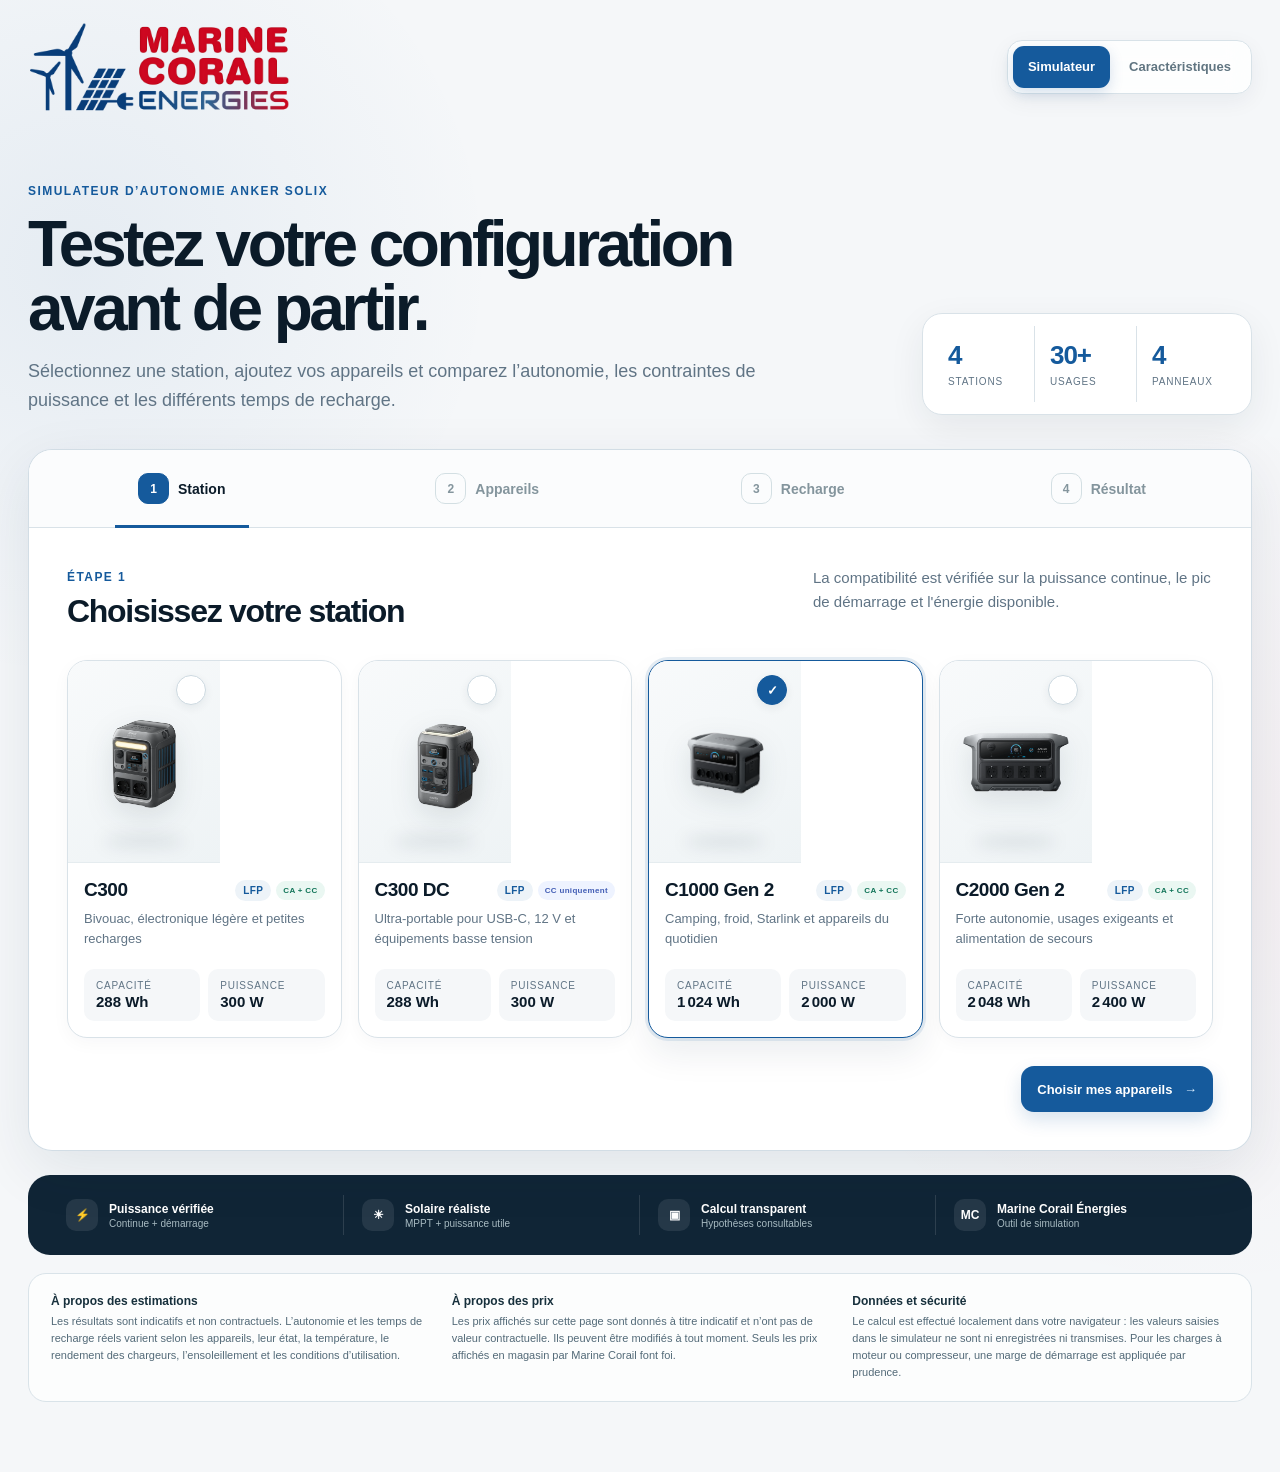
<file: index.html>
<!doctype html>
<html lang="fr">
<head>
  <meta charset="utf-8" />
  <meta name="viewport" content="width=device-width, initial-scale=1" />
  <meta name="description" content="Simulateur d'autonomie, recharge et caractéristiques Anker SOLIX par Marine Corail Énergies." />
  <meta name="theme-color" content="#071923" />
  <meta name="mobile-web-app-capable" content="yes" />
  <meta name="apple-mobile-web-app-capable" content="yes" />
  <meta name="apple-mobile-web-app-status-bar-style" content="black-translucent" />
  <link rel="manifest" href="manifest.webmanifest" />
  <link rel="apple-touch-icon" href="assets/icons/apple-touch-icon.png" />
  <title>Anker SOLIX — Simulateur & caractéristiques | Marine Corail Énergies</title>
  <link rel="stylesheet" href="styles.css?v=161" />
</head>
<body>
  <div class="ambient ambient-a"></div>
  <div class="ambient ambient-b"></div>

  <header class="site-header">
    <a class="brand" href="#simulateur" aria-label="Marine Corail Énergies - Simulateur Anker SOLIX">
      <img class="brand-logo" src="assets/images/logo-marine-corail-energies.png" alt="Marine Corail Énergies" />
    </a>
    <nav class="main-nav" aria-label="Navigation principale">
      <button class="main-nav-btn active" data-view-target="simulator">Simulateur</button>
      <button class="main-nav-btn" data-view-target="specs">Caractéristiques</button>
    </nav>
  </header>

  <main class="shell">
    <section id="simulatorView" class="view-panel active" data-view="simulator">
    <section class="hero">
      <div>
        <span class="eyebrow">SIMULATEUR D’AUTONOMIE ANKER SOLIX</span>
        <h1>Testez votre configuration avant de partir.</h1>
        <p>Sélectionnez une station, ajoutez vos appareils et comparez l’autonomie, les contraintes de puissance et les différents temps de recharge.</p>
      </div>
      <div class="hero-proof" aria-label="Périmètre du simulateur">
        <div class="proof-card"><strong>4</strong><span>stations</span></div>
        <div class="proof-card"><strong>30+</strong><span>usages</span></div>
        <div class="proof-card"><strong>4</strong><span>panneaux</span></div>
      </div>
    </section>

    <section class="app-layout">
      <div class="wizard-card">
        <nav class="steps" aria-label="Étapes du simulateur">
          <button class="step-tab active" data-step-target="1"><span>1</span><b>Station</b></button>
          <button class="step-tab" data-step-target="2"><span>2</span><b>Appareils</b></button>
          <button class="step-tab" data-step-target="3"><span>3</span><b>Recharge</b></button>
          <button class="step-tab" data-step-target="4"><span>4</span><b>Résultat</b></button>
        </nav>

        <div class="step-panel active" data-step="1">
          <div class="section-heading">
            <div><span class="section-kicker">ÉTAPE 1</span><h2>Choisissez votre station</h2></div>
            <p>La compatibilité est vérifiée sur la puissance continue, le pic de démarrage et l'énergie disponible.</p>
          </div>
          <div id="stationGrid" class="station-grid"></div>
          <div id="extensionBox" class="extension-box hidden"></div>
          <div class="wizard-actions right"><button class="btn primary" data-next>Choisir mes appareils <span>→</span></button></div>
        </div>

        <div class="step-panel" data-step="2">
          <div class="section-heading">
            <div><span class="section-kicker">ÉTAPE 2</span><h2>Que voulez-vous alimenter ?</h2></div>
            <p>Les consommations types sont préremplies. Vous pouvez ajuster chaque usage ensuite.</p>
          </div>

          <div class="appliance-toolbar">
            <label class="appliance-search">
              <span aria-hidden="true">⌕</span>
              <input id="applianceSearch" type="search" placeholder="Rechercher un appareil…" autocomplete="off" />
            </label>
            <div class="category-row" id="categoryFilters"></div>
          </div>
          <div id="applianceGrid" class="appliance-grid"></div>

          <div class="selected-wrap">
            <div class="selected-header">
              <div><h3>Votre sélection</h3><p id="selectedCount">Aucun appareil ajouté</p></div>
              <button id="addCustomBtn" class="btn ghost">+ Appareil personnalisé</button>
            </div>
            <div id="selectedAppliances" class="selected-list empty-state">
              <div class="empty-icon">＋</div><p>Ajoutez vos appareils pour calculer votre autonomie.</p>
            </div>
          </div>
          <div class="wizard-actions"><button class="btn subtle" data-prev>← Station</button><button class="btn primary" data-next>Choisir la recharge <span>→</span></button></div>
        </div>

        <div class="step-panel" data-step="3">
          <div class="section-heading">
            <div><span class="section-kicker">ÉTAPE 3</span><h2>Comment allez-vous la recharger ?</h2></div>
            <p>Comparez le secteur, le véhicule et le solaire. Pour le solaire, nous vérifions aussi la compatibilité électrique.</p>
          </div>

          <div class="soc-card">
            <div class="soc-top"><div><span>Niveau de batterie actuel</span><strong id="socValue">20 %</strong></div><div><span>Objectif</span><strong>100 %</strong></div></div>
            <input id="socSlider" type="range" min="0" max="90" step="5" value="20" aria-label="Niveau de batterie actuel" />
          </div>

          <div class="charge-choice-head">
            <div>
              <h3>Comparez vos modes de recharge</h3>
              <p>Vous pouvez en sélectionner plusieurs. Les estimations se mettent à jour instantanément.</p>
            </div>
            <span class="multi-select-hint">Sélection multiple</span>
          </div>
          <div id="chargeMethods" class="charge-methods"></div>

          <div id="solarConfigurator" class="solar-config hidden">
            <div class="solar-head"><div><span class="sun-icon">☀</span><div><h3>Recharge solaire</h3><p>Choisissez le panneau et la quantité.</p></div></div><span id="solarCompatibilityBadge" class="mini-badge neutral">À configurer</span></div>
            <div class="solar-fields">
              <label>Panneau<select id="solarPanelSelect"></select></label>
              <label>Quantité<select id="solarQty"><option value="1">1 panneau</option><option value="2">2 panneaux</option><option value="3">3 panneaux</option></select></label>
              <label>Conditions solaires<select id="solarCondition"><option value="excellent">Excellentes</option><option value="good" selected>Bonnes</option><option value="average">Moyennes</option></select></label>
            </div>
            <div id="solarWiringNote" class="info-strip"></div>
          </div>

          <div id="liveChargeEstimate" class="live-charge-estimate" aria-live="polite"></div>

          <div class="wizard-actions"><button class="btn subtle" data-prev>← Appareils</button><button class="btn primary" data-next>Voir mon résultat <span>→</span></button></div>
        </div>

        <div class="step-panel" data-step="4">
          <div class="results-hero" id="resultsHero"></div>
          <div class="results-grid">
            <div class="result-card"><span class="result-label">Consommation estimée</span><strong id="resultEnergy">—</strong><small>par jour selon vos usages</small></div>
            <div class="result-card"><span class="result-label">Puissance simultanée</span><strong id="resultContinuous">—</strong><small id="resultContinuousSub">—</small></div>
            <div class="result-card"><span class="result-label">Pic de démarrage</span><strong id="resultPeak">—</strong><small id="resultPeakSub">—</small></div>
            <div class="result-card"><span class="result-label">Recharge la plus rapide</span><strong id="resultCharge">—</strong><small id="resultChargeSub">—</small></div>
          </div>
          <div id="recommendationBox" class="recommendation hidden"></div>
          <details class="details-card">
            <summary>Voir les hypothèses et le détail du calcul</summary>
            <div id="calculationDetails" class="details-content"></div>
          </details>
          <div class="legal-note">Estimation indicative et non contractuelle. La consommation réelle dépend des appareils, de leur âge, de la température, du rendement des chargeurs et des conditions d'utilisation. Les appareils à moteur ou compresseur peuvent présenter des pointes de démarrage très supérieures à leur puissance nominale.</div>
          <div class="wizard-actions"><button class="btn subtle" data-prev>← Modifier la recharge</button><button class="btn primary" id="restartBtn">Recommencer</button></div>
        </div>
      </div>

      <aside class="live-summary" id="liveSummary">
        <div class="summary-topline"><span>APERÇU EN DIRECT</span><span class="live-dot"></span></div>
        <div class="summary-station">
          <div class="summary-product"><img id="summaryStationImage" src="assets/images/anker-solix-c1000-gen2.webp" alt="" /></div>
          <div><small>Station sélectionnée</small><strong id="summaryStation">C1000 Gen 2</strong><span id="summaryCapacity">1 024 Wh • 2 000 W</span></div>
        </div>
        <div class="summary-metric focus"><span>Autonomie estimée</span><strong id="summaryRuntime">—</strong><small id="summaryRuntimeHint">Ajoutez des appareils</small></div>
        <div class="summary-metric charge-summary"><span>Recharge la plus rapide</span><strong id="summaryChargeTime">—</strong><small id="summaryChargeHint">Choisissez un mode de recharge</small></div>
        <div class="meter-block"><div class="meter-label"><span>Charge continue</span><b id="summaryContinuous">0 / 2 000 W</b></div><div class="meter"><i id="continuousMeter"></i></div></div>
        <div class="meter-block"><div class="meter-label"><span>Pic de démarrage</span><b id="summaryPeak">0 / 3 000 W</b></div><div class="meter"><i id="peakMeter"></i></div></div>
        <div id="summaryStatus" class="summary-status neutral"><span>●</span><div><strong>Prêt à simuler</strong><small>Sélectionnez vos usages.</small></div></div>
        <button class="summary-cta" data-step-target="4">Voir le bilan détaillé <span>→</span></button>
      </aside>
    </section>

    <div class="mobile-live-bar" id="mobileLiveBar" aria-live="polite" aria-label="Résumé de la simulation">
      <div class="mobile-live-main">
        <span class="mobile-live-label" id="mobileSummaryStation">C1000 Gen 2</span>
        <strong id="mobileSummaryRuntime">—</strong>
      </div>
      <div class="mobile-live-status neutral" id="mobileSummaryStatus"><span>●</span><b>Prêt</b></div>
    </div>

    <section class="trust-band">
      <div><span>⚡</span><div><strong>Puissance vérifiée</strong><small>Continue + démarrage</small></div></div>
      <div><span>☀</span><div><strong>Solaire réaliste</strong><small>MPPT + puissance utile</small></div></div>
      <div><span>▣</span><div><strong>Calcul transparent</strong><small>Hypothèses consultables</small></div></div>
      <div><span>MC</span><div><strong>Marine Corail Énergies</strong><small>Outil de simulation</small></div></div>
    </section>

    </section>

    <section id="specsView" class="view-panel" data-view="specs">
      <section class="specs-hero">
        <div>
          <span class="eyebrow">GUIDE DES MODÈLES ANKER SOLIX</span>
          <h1>Comparez les stations en un coup d’œil.</h1>
          <p>Capacité, puissance, recharge, solaire, connectique et encombrement. Les informations sont présentées comme un guide technique complémentaire au simulateur.</p>
        </div>
        <button class="btn primary specs-to-simulator" data-view-target="simulator">Ouvrir le simulateur <span>→</span></button>
      </section>

      <div id="specCards" class="spec-cards"></div>

      <section class="accessory-guide">
        <div class="section-heading specs-heading">
          <div><span class="section-kicker">ACCESSOIRES & RECHARGE</span><h2>Panneaux, extension et chargeur alternateur</h2></div>
          <p>Les prix sont lus depuis <code>prices.js</code> afin de pouvoir être modifiés sans toucher au reste de l’application.</p>
        </div>
        <div id="accessoryCards" class="accessory-cards"></div>
      <div class="price-disclaimer">
        <strong>Prix indicatifs</strong>
        <p>Les prix affichés sur cette page sont donnés à titre indicatif et n’ont pas de valeur contractuelle. Ils peuvent être modifiés à tout moment. Seuls les prix affichés en magasin par Marine Corail font foi.</p>
      </div>
      </section>

      <section class="comparison-section">
        <div class="section-heading specs-heading">
          <div><span class="section-kicker">COMPARATIF</span><h2>Les différences essentielles</h2></div>
          <p>Faites défiler horizontalement le tableau sur mobile si nécessaire.</p>
        </div>
        <div class="comparison-scroll"><table id="specComparison" class="comparison-table"></table></div>
      </section>

      <section class="panel-guide">
        <div class="section-heading specs-heading">
          <div><span class="section-kicker">SOLAIRE</span><h2>Compatibilité des panneaux</h2></div>
          <p>Le simulateur vérifie ensuite automatiquement les limites de tension, courant et puissance selon le montage.</p>
        </div>
        <div id="panelCompatibility" class="panel-compatibility"></div>
      </section>
    </section>

    <footer class="simulator-footer">
      <div>
        <strong>À propos des estimations</strong>
        <p>Les résultats sont indicatifs et non contractuels. L’autonomie et les temps de recharge réels varient selon les appareils, leur état, la température, le rendement des chargeurs, l’ensoleillement et les conditions d’utilisation.</p>
      </div>
      <div>
        <strong>À propos des prix</strong>
        <p>Les prix affichés sur cette page sont donnés à titre indicatif et n’ont pas de valeur contractuelle. Ils peuvent être modifiés à tout moment. Seuls les prix affichés en magasin par Marine Corail font foi.</p>
      </div>
      <div>
        <strong>Données et sécurité</strong>
        <p>Le calcul est effectué localement dans votre navigateur : les valeurs saisies dans le simulateur ne sont ni enregistrées ni transmises. Pour les charges à moteur ou compresseur, une marge de démarrage est appliquée par prudence.</p>
      </div>
    </footer>
  </main>

  <dialog id="customDialog" class="custom-dialog">
    <form method="dialog" id="customForm">
      <div class="dialog-head"><div><span class="section-kicker">APPAREIL PERSONNALISÉ</span><h3>Ajoutez votre équipement</h3></div><button class="dialog-close" value="cancel" aria-label="Fermer">×</button></div>
      <div class="form-grid">
        <label class="span-2">Nom de l'appareil<input id="customName" required placeholder="Ex. dessalinisateur" /></label>
        <label>Puissance nominale (W)<input id="customPower" type="number" min="1" value="100" required /></label>
        <label>Heures / jour<input id="customHours" type="number" min="0.1" max="24" step="0.1" value="2" required /></label>
        <label>Quantité<input id="customQty" type="number" min="1" max="20" value="1" required /></label>
        <label>Alimentation<select id="customSupply"><option value="ac">Prise 230 V</option><option value="either">USB / 12 V / CC</option></select></label>
        <label>Pic de démarrage (W)<input id="customStartup" type="number" min="1" value="100" /></label>
      </div>
      <label class="checkbox-line"><input id="customMotor" type="checkbox" /> <span>Cet appareil possède un moteur / compresseur</span></label>
      <div class="dialog-actions"><button class="btn subtle" value="cancel">Annuler</button><button class="btn primary" id="customSubmit" value="default">Ajouter l'appareil</button></div>
    </form>
  </dialog>

  <script src="data.js?v=161"></script>
  <script src="prices.js?v=161"></script>
  <script src="app.js?v=161"></script>
  <script src="shell-mode.js?v=161"></script>
</body>
</html>
</file>
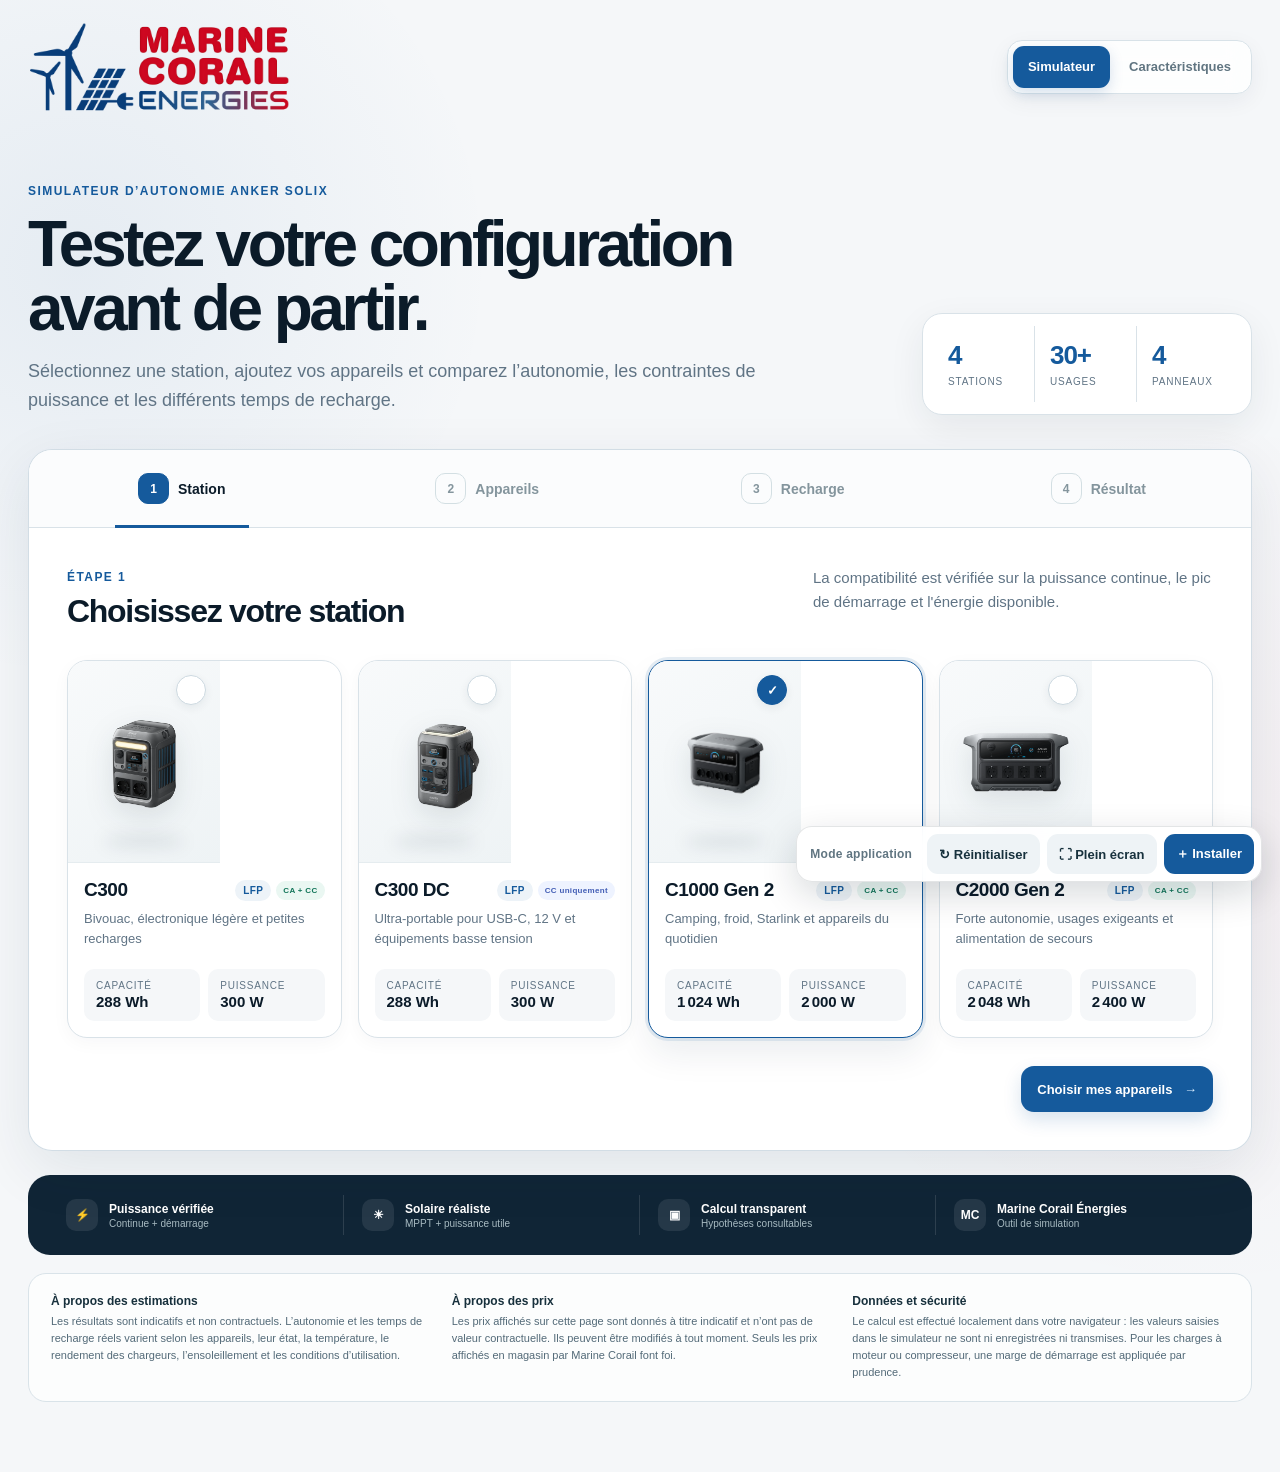
<file: app.html>
<!doctype html>
<html lang="fr">
<head>
  <meta charset="utf-8" />
  <meta name="viewport" content="width=device-width, initial-scale=1" />
  <meta name="description" content="Simulateur d'autonomie, recharge et caractéristiques Anker SOLIX par Marine Corail Énergies." />
  <meta name="theme-color" content="#071923" />
  <meta name="mobile-web-app-capable" content="yes" />
  <meta name="apple-mobile-web-app-capable" content="yes" />
  <meta name="apple-mobile-web-app-status-bar-style" content="black-translucent" />
  <link rel="manifest" href="manifest.webmanifest" />
  <link rel="apple-touch-icon" href="assets/icons/apple-touch-icon.png" />
  <title>Anker SOLIX — Application | Marine Corail Énergies</title>
  <link rel="stylesheet" href="styles.css?v=161" />
</head>
<body data-run-mode="app">
  <div class="ambient ambient-a"></div>
  <div class="ambient ambient-b"></div>

  <header class="site-header">
    <a class="brand" href="#simulateur" aria-label="Marine Corail Énergies - Simulateur Anker SOLIX">
      <img class="brand-logo" src="assets/images/logo-marine-corail-energies.png" alt="Marine Corail Énergies" />
    </a>
    <nav class="main-nav" aria-label="Navigation principale">
      <button class="main-nav-btn active" data-view-target="simulator">Simulateur</button>
      <button class="main-nav-btn" data-view-target="specs">Caractéristiques</button>
    </nav>
  </header>

  <main class="shell">
    <section id="simulatorView" class="view-panel active" data-view="simulator">
    <section class="hero">
      <div>
        <span class="eyebrow">SIMULATEUR D’AUTONOMIE ANKER SOLIX</span>
        <h1>Testez votre configuration avant de partir.</h1>
        <p>Sélectionnez une station, ajoutez vos appareils et comparez l’autonomie, les contraintes de puissance et les différents temps de recharge.</p>
      </div>
      <div class="hero-proof" aria-label="Périmètre du simulateur">
        <div class="proof-card"><strong>4</strong><span>stations</span></div>
        <div class="proof-card"><strong>30+</strong><span>usages</span></div>
        <div class="proof-card"><strong>4</strong><span>panneaux</span></div>
      </div>
    </section>

    <section class="app-layout">
      <div class="wizard-card">
        <nav class="steps" aria-label="Étapes du simulateur">
          <button class="step-tab active" data-step-target="1"><span>1</span><b>Station</b></button>
          <button class="step-tab" data-step-target="2"><span>2</span><b>Appareils</b></button>
          <button class="step-tab" data-step-target="3"><span>3</span><b>Recharge</b></button>
          <button class="step-tab" data-step-target="4"><span>4</span><b>Résultat</b></button>
        </nav>

        <div class="step-panel active" data-step="1">
          <div class="section-heading">
            <div><span class="section-kicker">ÉTAPE 1</span><h2>Choisissez votre station</h2></div>
            <p>La compatibilité est vérifiée sur la puissance continue, le pic de démarrage et l'énergie disponible.</p>
          </div>
          <div id="stationGrid" class="station-grid"></div>
          <div id="extensionBox" class="extension-box hidden"></div>
          <div class="wizard-actions right"><button class="btn primary" data-next>Choisir mes appareils <span>→</span></button></div>
        </div>

        <div class="step-panel" data-step="2">
          <div class="section-heading">
            <div><span class="section-kicker">ÉTAPE 2</span><h2>Que voulez-vous alimenter ?</h2></div>
            <p>Les consommations types sont préremplies. Vous pouvez ajuster chaque usage ensuite.</p>
          </div>

          <div class="appliance-toolbar">
            <label class="appliance-search">
              <span aria-hidden="true">⌕</span>
              <input id="applianceSearch" type="search" placeholder="Rechercher un appareil…" autocomplete="off" />
            </label>
            <div class="category-row" id="categoryFilters"></div>
          </div>
          <div id="applianceGrid" class="appliance-grid"></div>

          <div class="selected-wrap">
            <div class="selected-header">
              <div><h3>Votre sélection</h3><p id="selectedCount">Aucun appareil ajouté</p></div>
              <button id="addCustomBtn" class="btn ghost">+ Appareil personnalisé</button>
            </div>
            <div id="selectedAppliances" class="selected-list empty-state">
              <div class="empty-icon">＋</div><p>Ajoutez vos appareils pour calculer votre autonomie.</p>
            </div>
          </div>
          <div class="wizard-actions"><button class="btn subtle" data-prev>← Station</button><button class="btn primary" data-next>Choisir la recharge <span>→</span></button></div>
        </div>

        <div class="step-panel" data-step="3">
          <div class="section-heading">
            <div><span class="section-kicker">ÉTAPE 3</span><h2>Comment allez-vous la recharger ?</h2></div>
            <p>Comparez le secteur, le véhicule et le solaire. Pour le solaire, nous vérifions aussi la compatibilité électrique.</p>
          </div>

          <div class="soc-card">
            <div class="soc-top"><div><span>Niveau de batterie actuel</span><strong id="socValue">20 %</strong></div><div><span>Objectif</span><strong>100 %</strong></div></div>
            <input id="socSlider" type="range" min="0" max="90" step="5" value="20" aria-label="Niveau de batterie actuel" />
          </div>

          <div class="charge-choice-head">
            <div>
              <h3>Comparez vos modes de recharge</h3>
              <p>Vous pouvez en sélectionner plusieurs. Les estimations se mettent à jour instantanément.</p>
            </div>
            <span class="multi-select-hint">Sélection multiple</span>
          </div>
          <div id="chargeMethods" class="charge-methods"></div>

          <div id="solarConfigurator" class="solar-config hidden">
            <div class="solar-head"><div><span class="sun-icon">☀</span><div><h3>Recharge solaire</h3><p>Choisissez le panneau et la quantité.</p></div></div><span id="solarCompatibilityBadge" class="mini-badge neutral">À configurer</span></div>
            <div class="solar-fields">
              <label>Panneau<select id="solarPanelSelect"></select></label>
              <label>Quantité<select id="solarQty"><option value="1">1 panneau</option><option value="2">2 panneaux</option><option value="3">3 panneaux</option></select></label>
              <label>Conditions solaires<select id="solarCondition"><option value="excellent">Excellentes</option><option value="good" selected>Bonnes</option><option value="average">Moyennes</option></select></label>
            </div>
            <div id="solarWiringNote" class="info-strip"></div>
          </div>

          <div id="liveChargeEstimate" class="live-charge-estimate" aria-live="polite"></div>

          <div class="wizard-actions"><button class="btn subtle" data-prev>← Appareils</button><button class="btn primary" data-next>Voir mon résultat <span>→</span></button></div>
        </div>

        <div class="step-panel" data-step="4">
          <div class="results-hero" id="resultsHero"></div>
          <div class="results-grid">
            <div class="result-card"><span class="result-label">Consommation estimée</span><strong id="resultEnergy">—</strong><small>par jour selon vos usages</small></div>
            <div class="result-card"><span class="result-label">Puissance simultanée</span><strong id="resultContinuous">—</strong><small id="resultContinuousSub">—</small></div>
            <div class="result-card"><span class="result-label">Pic de démarrage</span><strong id="resultPeak">—</strong><small id="resultPeakSub">—</small></div>
            <div class="result-card"><span class="result-label">Recharge la plus rapide</span><strong id="resultCharge">—</strong><small id="resultChargeSub">—</small></div>
          </div>
          <div id="recommendationBox" class="recommendation hidden"></div>
          <details class="details-card">
            <summary>Voir les hypothèses et le détail du calcul</summary>
            <div id="calculationDetails" class="details-content"></div>
          </details>
          <div class="legal-note">Estimation indicative et non contractuelle. La consommation réelle dépend des appareils, de leur âge, de la température, du rendement des chargeurs et des conditions d'utilisation. Les appareils à moteur ou compresseur peuvent présenter des pointes de démarrage très supérieures à leur puissance nominale.</div>
          <div class="wizard-actions"><button class="btn subtle" data-prev>← Modifier la recharge</button><button class="btn primary" id="restartBtn">Recommencer</button></div>
        </div>
      </div>

      <aside class="live-summary" id="liveSummary">
        <div class="summary-topline"><span>APERÇU EN DIRECT</span><span class="live-dot"></span></div>
        <div class="summary-station">
          <div class="summary-product"><img id="summaryStationImage" src="assets/images/anker-solix-c1000-gen2.webp" alt="" /></div>
          <div><small>Station sélectionnée</small><strong id="summaryStation">C1000 Gen 2</strong><span id="summaryCapacity">1 024 Wh • 2 000 W</span></div>
        </div>
        <div class="summary-metric focus"><span>Autonomie estimée</span><strong id="summaryRuntime">—</strong><small id="summaryRuntimeHint">Ajoutez des appareils</small></div>
        <div class="summary-metric charge-summary"><span>Recharge la plus rapide</span><strong id="summaryChargeTime">—</strong><small id="summaryChargeHint">Choisissez un mode de recharge</small></div>
        <div class="meter-block"><div class="meter-label"><span>Charge continue</span><b id="summaryContinuous">0 / 2 000 W</b></div><div class="meter"><i id="continuousMeter"></i></div></div>
        <div class="meter-block"><div class="meter-label"><span>Pic de démarrage</span><b id="summaryPeak">0 / 3 000 W</b></div><div class="meter"><i id="peakMeter"></i></div></div>
        <div id="summaryStatus" class="summary-status neutral"><span>●</span><div><strong>Prêt à simuler</strong><small>Sélectionnez vos usages.</small></div></div>
        <button class="summary-cta" data-step-target="4">Voir le bilan détaillé <span>→</span></button>
      </aside>
    </section>

    <div class="mobile-live-bar" id="mobileLiveBar" aria-live="polite" aria-label="Résumé de la simulation">
      <div class="mobile-live-main">
        <span class="mobile-live-label" id="mobileSummaryStation">C1000 Gen 2</span>
        <strong id="mobileSummaryRuntime">—</strong>
      </div>
      <div class="mobile-live-status neutral" id="mobileSummaryStatus"><span>●</span><b>Prêt</b></div>
    </div>

    <section class="trust-band">
      <div><span>⚡</span><div><strong>Puissance vérifiée</strong><small>Continue + démarrage</small></div></div>
      <div><span>☀</span><div><strong>Solaire réaliste</strong><small>MPPT + puissance utile</small></div></div>
      <div><span>▣</span><div><strong>Calcul transparent</strong><small>Hypothèses consultables</small></div></div>
      <div><span>MC</span><div><strong>Marine Corail Énergies</strong><small>Outil de simulation</small></div></div>
    </section>

    </section>

    <section id="specsView" class="view-panel" data-view="specs">
      <section class="specs-hero">
        <div>
          <span class="eyebrow">GUIDE DES MODÈLES ANKER SOLIX</span>
          <h1>Comparez les stations en un coup d’œil.</h1>
          <p>Capacité, puissance, recharge, solaire, connectique et encombrement. Les informations sont présentées comme un guide technique complémentaire au simulateur.</p>
        </div>
        <button class="btn primary specs-to-simulator" data-view-target="simulator">Ouvrir le simulateur <span>→</span></button>
      </section>

      <div id="specCards" class="spec-cards"></div>

      <section class="accessory-guide">
        <div class="section-heading specs-heading">
          <div><span class="section-kicker">ACCESSOIRES & RECHARGE</span><h2>Panneaux, extension et chargeur alternateur</h2></div>
          <p>Les prix sont lus depuis <code>prices.js</code> afin de pouvoir être modifiés sans toucher au reste de l’application.</p>
        </div>
        <div id="accessoryCards" class="accessory-cards"></div>
      <div class="price-disclaimer">
        <strong>Prix indicatifs</strong>
        <p>Les prix affichés sur cette page sont donnés à titre indicatif et n’ont pas de valeur contractuelle. Ils peuvent être modifiés à tout moment. Seuls les prix affichés en magasin par Marine Corail font foi.</p>
      </div>
      </section>

      <section class="comparison-section">
        <div class="section-heading specs-heading">
          <div><span class="section-kicker">COMPARATIF</span><h2>Les différences essentielles</h2></div>
          <p>Faites défiler horizontalement le tableau sur mobile si nécessaire.</p>
        </div>
        <div class="comparison-scroll"><table id="specComparison" class="comparison-table"></table></div>
      </section>

      <section class="panel-guide">
        <div class="section-heading specs-heading">
          <div><span class="section-kicker">SOLAIRE</span><h2>Compatibilité des panneaux</h2></div>
          <p>Le simulateur vérifie ensuite automatiquement les limites de tension, courant et puissance selon le montage.</p>
        </div>
        <div id="panelCompatibility" class="panel-compatibility"></div>
      </section>
    </section>

    <footer class="simulator-footer">
      <div>
        <strong>À propos des estimations</strong>
        <p>Les résultats sont indicatifs et non contractuels. L’autonomie et les temps de recharge réels varient selon les appareils, leur état, la température, le rendement des chargeurs, l’ensoleillement et les conditions d’utilisation.</p>
      </div>
      <div>
        <strong>À propos des prix</strong>
        <p>Les prix affichés sur cette page sont donnés à titre indicatif et n’ont pas de valeur contractuelle. Ils peuvent être modifiés à tout moment. Seuls les prix affichés en magasin par Marine Corail font foi.</p>
      </div>
      <div>
        <strong>Données et sécurité</strong>
        <p>Le calcul est effectué localement dans votre navigateur : les valeurs saisies dans le simulateur ne sont ni enregistrées ni transmises. Pour les charges à moteur ou compresseur, une marge de démarrage est appliquée par prudence.</p>
      </div>
    </footer>
  </main>

  <dialog id="customDialog" class="custom-dialog">
    <form method="dialog" id="customForm">
      <div class="dialog-head"><div><span class="section-kicker">APPAREIL PERSONNALISÉ</span><h3>Ajoutez votre équipement</h3></div><button class="dialog-close" value="cancel" aria-label="Fermer">×</button></div>
      <div class="form-grid">
        <label class="span-2">Nom de l'appareil<input id="customName" required placeholder="Ex. dessalinisateur" /></label>
        <label>Puissance nominale (W)<input id="customPower" type="number" min="1" value="100" required /></label>
        <label>Heures / jour<input id="customHours" type="number" min="0.1" max="24" step="0.1" value="2" required /></label>
        <label>Quantité<input id="customQty" type="number" min="1" max="20" value="1" required /></label>
        <label>Alimentation<select id="customSupply"><option value="ac">Prise 230 V</option><option value="either">USB / 12 V / CC</option></select></label>
        <label>Pic de démarrage (W)<input id="customStartup" type="number" min="1" value="100" /></label>
      </div>
      <label class="checkbox-line"><input id="customMotor" type="checkbox" /> <span>Cet appareil possède un moteur / compresseur</span></label>
      <div class="dialog-actions"><button class="btn subtle" value="cancel">Annuler</button><button class="btn primary" id="customSubmit" value="default">Ajouter l'appareil</button></div>
    </form>
  </dialog>

  <script src="data.js?v=161"></script>
  <script src="prices.js?v=161"></script>
  <script src="app.js?v=161"></script>
  <script src="shell-mode.js?v=161"></script>
</body>
</html>
</file>
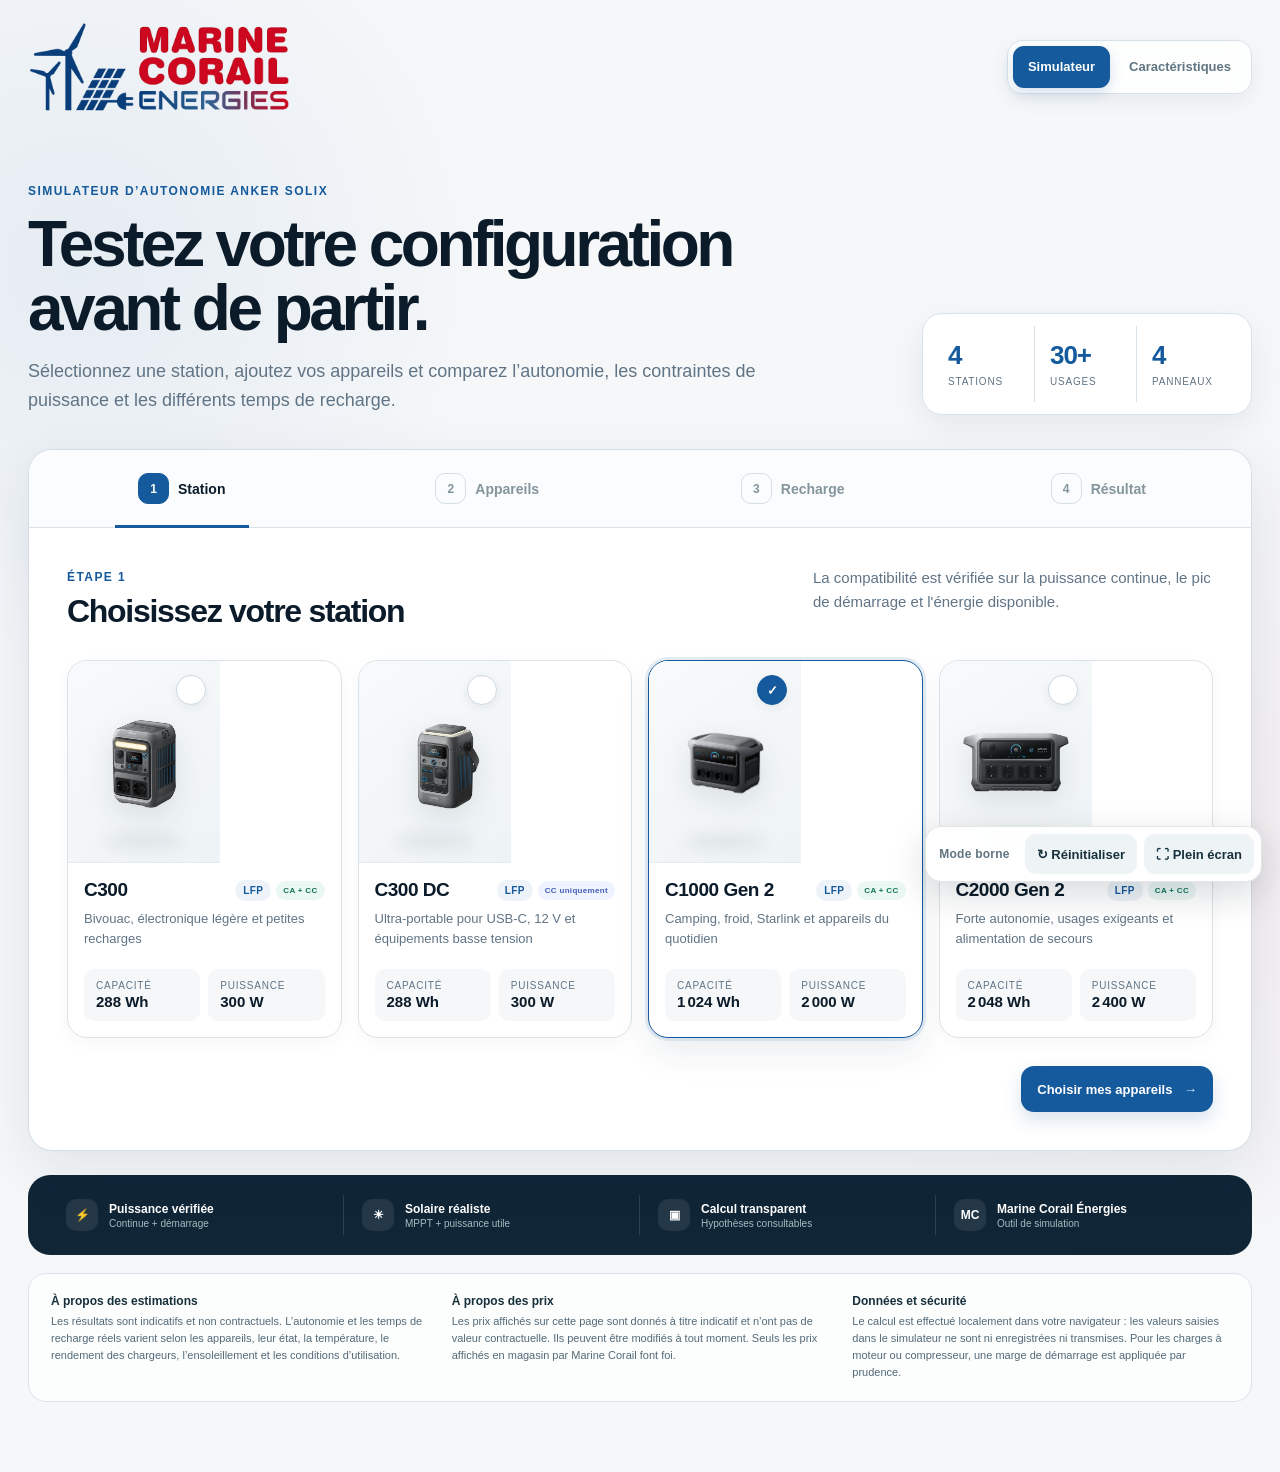
<file: kiosk.html>
<!doctype html>
<html lang="fr">
<head>
  <meta charset="utf-8" />
  <meta name="viewport" content="width=device-width, initial-scale=1" />
  <meta name="description" content="Simulateur d'autonomie, recharge et caractéristiques Anker SOLIX par Marine Corail Énergies." />
  <meta name="theme-color" content="#071923" />
  <meta name="mobile-web-app-capable" content="yes" />
  <meta name="apple-mobile-web-app-capable" content="yes" />
  <meta name="apple-mobile-web-app-status-bar-style" content="black-translucent" />
  <link rel="manifest" href="manifest.webmanifest" />
  <link rel="apple-touch-icon" href="assets/icons/apple-touch-icon.png" />
  <title>Anker SOLIX — Mode borne | Marine Corail Énergies</title>
  <link rel="stylesheet" href="styles.css?v=161" />
</head>
<body data-run-mode="kiosk">
  <div class="ambient ambient-a"></div>
  <div class="ambient ambient-b"></div>

  <header class="site-header">
    <a class="brand" href="#simulateur" aria-label="Marine Corail Énergies - Simulateur Anker SOLIX">
      <img class="brand-logo" src="assets/images/logo-marine-corail-energies.png" alt="Marine Corail Énergies" />
    </a>
    <nav class="main-nav" aria-label="Navigation principale">
      <button class="main-nav-btn active" data-view-target="simulator">Simulateur</button>
      <button class="main-nav-btn" data-view-target="specs">Caractéristiques</button>
    </nav>
  </header>

  <main class="shell">
    <section id="simulatorView" class="view-panel active" data-view="simulator">
    <section class="hero">
      <div>
        <span class="eyebrow">SIMULATEUR D’AUTONOMIE ANKER SOLIX</span>
        <h1>Testez votre configuration avant de partir.</h1>
        <p>Sélectionnez une station, ajoutez vos appareils et comparez l’autonomie, les contraintes de puissance et les différents temps de recharge.</p>
      </div>
      <div class="hero-proof" aria-label="Périmètre du simulateur">
        <div class="proof-card"><strong>4</strong><span>stations</span></div>
        <div class="proof-card"><strong>30+</strong><span>usages</span></div>
        <div class="proof-card"><strong>4</strong><span>panneaux</span></div>
      </div>
    </section>

    <section class="app-layout">
      <div class="wizard-card">
        <nav class="steps" aria-label="Étapes du simulateur">
          <button class="step-tab active" data-step-target="1"><span>1</span><b>Station</b></button>
          <button class="step-tab" data-step-target="2"><span>2</span><b>Appareils</b></button>
          <button class="step-tab" data-step-target="3"><span>3</span><b>Recharge</b></button>
          <button class="step-tab" data-step-target="4"><span>4</span><b>Résultat</b></button>
        </nav>

        <div class="step-panel active" data-step="1">
          <div class="section-heading">
            <div><span class="section-kicker">ÉTAPE 1</span><h2>Choisissez votre station</h2></div>
            <p>La compatibilité est vérifiée sur la puissance continue, le pic de démarrage et l'énergie disponible.</p>
          </div>
          <div id="stationGrid" class="station-grid"></div>
          <div id="extensionBox" class="extension-box hidden"></div>
          <div class="wizard-actions right"><button class="btn primary" data-next>Choisir mes appareils <span>→</span></button></div>
        </div>

        <div class="step-panel" data-step="2">
          <div class="section-heading">
            <div><span class="section-kicker">ÉTAPE 2</span><h2>Que voulez-vous alimenter ?</h2></div>
            <p>Les consommations types sont préremplies. Vous pouvez ajuster chaque usage ensuite.</p>
          </div>

          <div class="appliance-toolbar">
            <label class="appliance-search">
              <span aria-hidden="true">⌕</span>
              <input id="applianceSearch" type="search" placeholder="Rechercher un appareil…" autocomplete="off" />
            </label>
            <div class="category-row" id="categoryFilters"></div>
          </div>
          <div id="applianceGrid" class="appliance-grid"></div>

          <div class="selected-wrap">
            <div class="selected-header">
              <div><h3>Votre sélection</h3><p id="selectedCount">Aucun appareil ajouté</p></div>
              <button id="addCustomBtn" class="btn ghost">+ Appareil personnalisé</button>
            </div>
            <div id="selectedAppliances" class="selected-list empty-state">
              <div class="empty-icon">＋</div><p>Ajoutez vos appareils pour calculer votre autonomie.</p>
            </div>
          </div>
          <div class="wizard-actions"><button class="btn subtle" data-prev>← Station</button><button class="btn primary" data-next>Choisir la recharge <span>→</span></button></div>
        </div>

        <div class="step-panel" data-step="3">
          <div class="section-heading">
            <div><span class="section-kicker">ÉTAPE 3</span><h2>Comment allez-vous la recharger ?</h2></div>
            <p>Comparez le secteur, le véhicule et le solaire. Pour le solaire, nous vérifions aussi la compatibilité électrique.</p>
          </div>

          <div class="soc-card">
            <div class="soc-top"><div><span>Niveau de batterie actuel</span><strong id="socValue">20 %</strong></div><div><span>Objectif</span><strong>100 %</strong></div></div>
            <input id="socSlider" type="range" min="0" max="90" step="5" value="20" aria-label="Niveau de batterie actuel" />
          </div>

          <div class="charge-choice-head">
            <div>
              <h3>Comparez vos modes de recharge</h3>
              <p>Vous pouvez en sélectionner plusieurs. Les estimations se mettent à jour instantanément.</p>
            </div>
            <span class="multi-select-hint">Sélection multiple</span>
          </div>
          <div id="chargeMethods" class="charge-methods"></div>

          <div id="solarConfigurator" class="solar-config hidden">
            <div class="solar-head"><div><span class="sun-icon">☀</span><div><h3>Recharge solaire</h3><p>Choisissez le panneau et la quantité.</p></div></div><span id="solarCompatibilityBadge" class="mini-badge neutral">À configurer</span></div>
            <div class="solar-fields">
              <label>Panneau<select id="solarPanelSelect"></select></label>
              <label>Quantité<select id="solarQty"><option value="1">1 panneau</option><option value="2">2 panneaux</option><option value="3">3 panneaux</option></select></label>
              <label>Conditions solaires<select id="solarCondition"><option value="excellent">Excellentes</option><option value="good" selected>Bonnes</option><option value="average">Moyennes</option></select></label>
            </div>
            <div id="solarWiringNote" class="info-strip"></div>
          </div>

          <div id="liveChargeEstimate" class="live-charge-estimate" aria-live="polite"></div>

          <div class="wizard-actions"><button class="btn subtle" data-prev>← Appareils</button><button class="btn primary" data-next>Voir mon résultat <span>→</span></button></div>
        </div>

        <div class="step-panel" data-step="4">
          <div class="results-hero" id="resultsHero"></div>
          <div class="results-grid">
            <div class="result-card"><span class="result-label">Consommation estimée</span><strong id="resultEnergy">—</strong><small>par jour selon vos usages</small></div>
            <div class="result-card"><span class="result-label">Puissance simultanée</span><strong id="resultContinuous">—</strong><small id="resultContinuousSub">—</small></div>
            <div class="result-card"><span class="result-label">Pic de démarrage</span><strong id="resultPeak">—</strong><small id="resultPeakSub">—</small></div>
            <div class="result-card"><span class="result-label">Recharge la plus rapide</span><strong id="resultCharge">—</strong><small id="resultChargeSub">—</small></div>
          </div>
          <div id="recommendationBox" class="recommendation hidden"></div>
          <details class="details-card">
            <summary>Voir les hypothèses et le détail du calcul</summary>
            <div id="calculationDetails" class="details-content"></div>
          </details>
          <div class="legal-note">Estimation indicative et non contractuelle. La consommation réelle dépend des appareils, de leur âge, de la température, du rendement des chargeurs et des conditions d'utilisation. Les appareils à moteur ou compresseur peuvent présenter des pointes de démarrage très supérieures à leur puissance nominale.</div>
          <div class="wizard-actions"><button class="btn subtle" data-prev>← Modifier la recharge</button><button class="btn primary" id="restartBtn">Recommencer</button></div>
        </div>
      </div>

      <aside class="live-summary" id="liveSummary">
        <div class="summary-topline"><span>APERÇU EN DIRECT</span><span class="live-dot"></span></div>
        <div class="summary-station">
          <div class="summary-product"><img id="summaryStationImage" src="assets/images/anker-solix-c1000-gen2.webp" alt="" /></div>
          <div><small>Station sélectionnée</small><strong id="summaryStation">C1000 Gen 2</strong><span id="summaryCapacity">1 024 Wh • 2 000 W</span></div>
        </div>
        <div class="summary-metric focus"><span>Autonomie estimée</span><strong id="summaryRuntime">—</strong><small id="summaryRuntimeHint">Ajoutez des appareils</small></div>
        <div class="summary-metric charge-summary"><span>Recharge la plus rapide</span><strong id="summaryChargeTime">—</strong><small id="summaryChargeHint">Choisissez un mode de recharge</small></div>
        <div class="meter-block"><div class="meter-label"><span>Charge continue</span><b id="summaryContinuous">0 / 2 000 W</b></div><div class="meter"><i id="continuousMeter"></i></div></div>
        <div class="meter-block"><div class="meter-label"><span>Pic de démarrage</span><b id="summaryPeak">0 / 3 000 W</b></div><div class="meter"><i id="peakMeter"></i></div></div>
        <div id="summaryStatus" class="summary-status neutral"><span>●</span><div><strong>Prêt à simuler</strong><small>Sélectionnez vos usages.</small></div></div>
        <button class="summary-cta" data-step-target="4">Voir le bilan détaillé <span>→</span></button>
      </aside>
    </section>

    <div class="mobile-live-bar" id="mobileLiveBar" aria-live="polite" aria-label="Résumé de la simulation">
      <div class="mobile-live-main">
        <span class="mobile-live-label" id="mobileSummaryStation">C1000 Gen 2</span>
        <strong id="mobileSummaryRuntime">—</strong>
      </div>
      <div class="mobile-live-status neutral" id="mobileSummaryStatus"><span>●</span><b>Prêt</b></div>
    </div>

    <section class="trust-band">
      <div><span>⚡</span><div><strong>Puissance vérifiée</strong><small>Continue + démarrage</small></div></div>
      <div><span>☀</span><div><strong>Solaire réaliste</strong><small>MPPT + puissance utile</small></div></div>
      <div><span>▣</span><div><strong>Calcul transparent</strong><small>Hypothèses consultables</small></div></div>
      <div><span>MC</span><div><strong>Marine Corail Énergies</strong><small>Outil de simulation</small></div></div>
    </section>

    </section>

    <section id="specsView" class="view-panel" data-view="specs">
      <section class="specs-hero">
        <div>
          <span class="eyebrow">GUIDE DES MODÈLES ANKER SOLIX</span>
          <h1>Comparez les stations en un coup d’œil.</h1>
          <p>Capacité, puissance, recharge, solaire, connectique et encombrement. Les informations sont présentées comme un guide technique complémentaire au simulateur.</p>
        </div>
        <button class="btn primary specs-to-simulator" data-view-target="simulator">Ouvrir le simulateur <span>→</span></button>
      </section>

      <div id="specCards" class="spec-cards"></div>

      <section class="accessory-guide">
        <div class="section-heading specs-heading">
          <div><span class="section-kicker">ACCESSOIRES & RECHARGE</span><h2>Panneaux, extension et chargeur alternateur</h2></div>
          <p>Les prix sont lus depuis <code>prices.js</code> afin de pouvoir être modifiés sans toucher au reste de l’application.</p>
        </div>
        <div id="accessoryCards" class="accessory-cards"></div>
      <div class="price-disclaimer">
        <strong>Prix indicatifs</strong>
        <p>Les prix affichés sur cette page sont donnés à titre indicatif et n’ont pas de valeur contractuelle. Ils peuvent être modifiés à tout moment. Seuls les prix affichés en magasin par Marine Corail font foi.</p>
      </div>
      </section>

      <section class="comparison-section">
        <div class="section-heading specs-heading">
          <div><span class="section-kicker">COMPARATIF</span><h2>Les différences essentielles</h2></div>
          <p>Faites défiler horizontalement le tableau sur mobile si nécessaire.</p>
        </div>
        <div class="comparison-scroll"><table id="specComparison" class="comparison-table"></table></div>
      </section>

      <section class="panel-guide">
        <div class="section-heading specs-heading">
          <div><span class="section-kicker">SOLAIRE</span><h2>Compatibilité des panneaux</h2></div>
          <p>Le simulateur vérifie ensuite automatiquement les limites de tension, courant et puissance selon le montage.</p>
        </div>
        <div id="panelCompatibility" class="panel-compatibility"></div>
      </section>
    </section>

    <footer class="simulator-footer">
      <div>
        <strong>À propos des estimations</strong>
        <p>Les résultats sont indicatifs et non contractuels. L’autonomie et les temps de recharge réels varient selon les appareils, leur état, la température, le rendement des chargeurs, l’ensoleillement et les conditions d’utilisation.</p>
      </div>
      <div>
        <strong>À propos des prix</strong>
        <p>Les prix affichés sur cette page sont donnés à titre indicatif et n’ont pas de valeur contractuelle. Ils peuvent être modifiés à tout moment. Seuls les prix affichés en magasin par Marine Corail font foi.</p>
      </div>
      <div>
        <strong>Données et sécurité</strong>
        <p>Le calcul est effectué localement dans votre navigateur : les valeurs saisies dans le simulateur ne sont ni enregistrées ni transmises. Pour les charges à moteur ou compresseur, une marge de démarrage est appliquée par prudence.</p>
      </div>
    </footer>
  </main>

  <dialog id="customDialog" class="custom-dialog">
    <form method="dialog" id="customForm">
      <div class="dialog-head"><div><span class="section-kicker">APPAREIL PERSONNALISÉ</span><h3>Ajoutez votre équipement</h3></div><button class="dialog-close" value="cancel" aria-label="Fermer">×</button></div>
      <div class="form-grid">
        <label class="span-2">Nom de l'appareil<input id="customName" required placeholder="Ex. dessalinisateur" /></label>
        <label>Puissance nominale (W)<input id="customPower" type="number" min="1" value="100" required /></label>
        <label>Heures / jour<input id="customHours" type="number" min="0.1" max="24" step="0.1" value="2" required /></label>
        <label>Quantité<input id="customQty" type="number" min="1" max="20" value="1" required /></label>
        <label>Alimentation<select id="customSupply"><option value="ac">Prise 230 V</option><option value="either">USB / 12 V / CC</option></select></label>
        <label>Pic de démarrage (W)<input id="customStartup" type="number" min="1" value="100" /></label>
      </div>
      <label class="checkbox-line"><input id="customMotor" type="checkbox" /> <span>Cet appareil possède un moteur / compresseur</span></label>
      <div class="dialog-actions"><button class="btn subtle" value="cancel">Annuler</button><button class="btn primary" id="customSubmit" value="default">Ajouter l'appareil</button></div>
    </form>
  </dialog>

  <script src="data.js?v=161"></script>
  <script src="prices.js?v=161"></script>
  <script src="app.js?v=161"></script>
  <script src="shell-mode.js?v=161"></script>
</body>
</html>
</file>
<file: styles.css>
:root {
  --ink: #071923;
  --ink-2: #17303c;
  --muted: #617480;
  --line: #dce5e9;
  --panel: rgba(255,255,255,.93);
  --bg: #f4f7f7;
  --aqua: #00b8ad;
  --aqua-dark: #07877f;
  --coral: #ff6d57;
  --sun: #f1af23;
  --good: #118b68;
  --warn: #c87b13;
  --bad: #c74646;
  --shadow: 0 18px 60px rgba(7,25,35,.10);
  --radius: 24px;
}

* { box-sizing: border-box; }
html { scroll-behavior: smooth; }
body { margin: 0; font-family: Inter, ui-sans-serif, -apple-system, BlinkMacSystemFont, "Segoe UI", sans-serif; color: var(--ink); background: var(--bg); min-height: 100vh; }
button, input, select { font: inherit; }
button { color: inherit; }
.ambient { position: fixed; width: 36rem; height: 36rem; border-radius: 50%; filter: blur(90px); opacity: .15; pointer-events: none; z-index: -1; }
.ambient-a { background: #28d8cc; left: -14rem; top: 12rem; }
.ambient-b { background: #ff7d66; right: -17rem; top: 34rem; }

.site-header { max-width: 1320px; margin: 0 auto; padding: 26px 28px 14px; display: flex; align-items: center; justify-content: space-between; gap: 18px; }
.brand { display: inline-flex; align-items: center; gap: 12px; color: inherit; text-decoration: none; }
.brand-mark { display: grid; place-items: center; width: 46px; height: 46px; border-radius: 14px; background: var(--ink); color: white; font-weight: 900; font-size: 13px; letter-spacing: -.04em; box-shadow: 0 8px 20px rgba(7,25,35,.18); }
.brand-copy { display: grid; gap: 2px; }
.brand-copy strong { font-size: 14px; letter-spacing: .08em; }
.brand-copy small { font-size: 9px; letter-spacing: .18em; color: var(--muted); font-weight: 800; }
.header-pill { border: 1px solid var(--line); background: rgba(255,255,255,.72); backdrop-filter: blur(12px); border-radius: 999px; padding: 10px 14px; font-size: 12px; color: var(--ink-2); font-weight: 700; display: flex; align-items: center; gap: 8px; }
.status-dot { width: 8px; height: 8px; border-radius: 50%; background: var(--aqua); box-shadow: 0 0 0 4px rgba(0,184,173,.12); }

.shell { max-width: 1320px; margin: 0 auto; padding: 12px 28px 70px; }
.hero { display: grid; grid-template-columns: 1.35fr .65fr; gap: 50px; align-items: end; padding: 58px 0 44px; }
.eyebrow, .section-kicker { color: var(--aqua-dark); font-size: 11px; font-weight: 900; letter-spacing: .16em; }
.hero h1 { font-size: clamp(38px, 5vw, 72px); line-height: .98; letter-spacing: -.055em; max-width: 900px; margin: 14px 0 20px; }
.hero p { max-width: 760px; font-size: 18px; line-height: 1.65; color: var(--muted); margin: 0; }
.hero-proof { display: grid; grid-template-columns: repeat(3, 1fr); background: var(--ink); border-radius: 24px; padding: 18px; gap: 2px; box-shadow: var(--shadow); }
.proof-card { padding: 18px 12px; color: white; border-right: 1px solid rgba(255,255,255,.12); }
.proof-card:last-child { border-right: 0; }
.proof-card strong { display: block; font-size: 27px; letter-spacing: -.04em; }
.proof-card span { display: block; margin-top: 4px; font-size: 10px; color: #b6c6cc; line-height: 1.35; text-transform: uppercase; letter-spacing: .08em; }

.app-layout { display: grid; grid-template-columns: minmax(0, 1fr) 330px; gap: 24px; align-items: start; }
.wizard-card, .live-summary { background: var(--panel); backdrop-filter: blur(12px); border: 1px solid rgba(205,217,222,.9); box-shadow: var(--shadow); }
.wizard-card { border-radius: var(--radius); overflow: hidden; }
.steps { height: 76px; display: grid; grid-template-columns: repeat(4, 1fr); border-bottom: 1px solid var(--line); background: rgba(247,250,250,.85); }
.step-tab { border: 0; background: transparent; display: flex; align-items: center; justify-content: center; gap: 9px; cursor: pointer; color: #84959d; position: relative; }
.step-tab span { width: 28px; height: 28px; border-radius: 9px; display: grid; place-items: center; border: 1px solid #d3dfe3; font-size: 11px; font-weight: 800; }
.step-tab b { font-size: 12px; }
.step-tab.active { color: var(--ink); }
.step-tab.active span { color: white; background: var(--ink); border-color: var(--ink); }
.step-tab.active::after { content: ""; position: absolute; bottom: -1px; height: 2px; left: 28%; right: 28%; background: var(--aqua); }

.step-panel { display: none; padding: 34px; }
.step-panel.active { display: block; animation: fadeIn .25s ease both; }
@keyframes fadeIn { from { opacity: 0; transform: translateY(5px); } to { opacity: 1; transform: none; } }
.section-heading { display: flex; justify-content: space-between; gap: 30px; align-items: end; margin-bottom: 28px; }
.section-heading h2 { font-size: 30px; letter-spacing: -.04em; margin: 7px 0 0; }
.section-heading p { max-width: 400px; font-size: 13px; line-height: 1.55; color: var(--muted); margin: 0; }

.station-grid { display: grid; grid-template-columns: repeat(3, 1fr); gap: 14px; }
.station-card { border: 1px solid var(--line); border-radius: 19px; padding: 18px; background: white; cursor: pointer; text-align: left; transition: .2s ease; min-height: 262px; display: flex; flex-direction: column; }
.station-card:hover { transform: translateY(-2px); border-color: #b8cacd; box-shadow: 0 12px 30px rgba(7,25,35,.07); }
.station-card.selected { border-color: var(--aqua); box-shadow: 0 0 0 3px rgba(0,184,173,.10); }
.device-visual { height: 94px; display: flex; align-items: center; justify-content: center; position: relative; margin-bottom: 8px; }
.device-body { width: 118px; height: 72px; border-radius: 14px; background: linear-gradient(145deg,#1e2d34,#071923); box-shadow: 0 16px 22px rgba(7,25,35,.18); position: relative; }
.device-body::before { content: "SOLIX"; position: absolute; left: 14px; top: 12px; color: #aebdc2; font-size: 8px; letter-spacing: .14em; font-weight: 800; }
.device-body::after { content: ""; position: absolute; width: 28px; height: 18px; border: 1px solid #52656d; border-radius: 4px; right: 12px; top: 12px; background: #0b171d; }
.device-c300 .device-body { width: 88px; height: 62px; }
.device-c2000-gen2 .device-body { width: 140px; height: 76px; }
.station-select { position: absolute; right: 0; top: 0; width: 24px; height: 24px; border-radius: 8px; border: 1px solid var(--line); display: grid; place-items: center; background: white; color: white; font-weight: 900; font-size: 12px; }
.station-card.selected .station-select { background: var(--aqua); border-color: var(--aqua); }
.station-card h3 { margin: 7px 0 4px; font-size: 16px; }
.station-card .station-sub { color: var(--muted); font-size: 11px; margin-bottom: 14px; }
.station-specs { margin-top: auto; display: grid; grid-template-columns: 1fr 1fr; gap: 8px; }
.spec-pill { padding: 9px 10px; background: #f5f8f8; border-radius: 10px; }
.spec-pill span { display: block; color: var(--muted); font-size: 9px; text-transform: uppercase; letter-spacing: .08em; }
.spec-pill strong { display: block; margin-top: 2px; font-size: 13px; }
.station-tags { display: flex; gap: 5px; flex-wrap: wrap; margin-top: 10px; }
.station-tags span { padding: 5px 7px; border-radius: 999px; background: #edf7f6; color: #216f69; font-size: 9px; font-weight: 800; }

.extension-box { margin-top: 18px; padding: 18px; border: 1px solid #cae7e4; background: #f2fbfa; border-radius: 16px; display: flex; align-items: center; justify-content: space-between; gap: 20px; }
.extension-box.hidden { display: none; }
.extension-copy { display: flex; align-items: center; gap: 14px; }
.extension-icon { width: 42px; height: 42px; display: grid; place-items: center; border-radius: 12px; background: var(--ink); color: white; font-weight: 900; }
.extension-copy h4 { margin: 0 0 3px; font-size: 14px; }
.extension-copy p { margin: 0; color: var(--muted); font-size: 11px; }
.switch { position: relative; width: 48px; height: 28px; }
.switch input { opacity: 0; width: 0; height: 0; }
.switch span { position: absolute; inset: 0; border-radius: 999px; background: #c6d3d7; cursor: pointer; transition: .2s; }
.switch span::before { content: ""; position: absolute; width: 20px; height: 20px; left: 4px; top: 4px; border-radius: 50%; background: white; transition: .2s; box-shadow: 0 2px 6px rgba(0,0,0,.2); }
.switch input:checked + span { background: var(--aqua); }
.switch input:checked + span::before { transform: translateX(20px); }

.category-row { display: flex; flex-wrap: wrap; gap: 8px; margin-bottom: 18px; }
.category-btn { border: 1px solid var(--line); background: white; border-radius: 999px; padding: 8px 12px; font-size: 11px; font-weight: 750; cursor: pointer; }
.category-btn.active { background: var(--ink); color: white; border-color: var(--ink); }
.appliance-grid { display: grid; grid-template-columns: repeat(4, 1fr); gap: 10px; max-height: 420px; overflow: auto; padding-right: 4px; }
.appliance-card { border: 1px solid var(--line); background: white; border-radius: 15px; padding: 13px; text-align: left; cursor: pointer; min-height: 126px; display: flex; flex-direction: column; transition: .18s; }
.appliance-card:hover { border-color: #b9c9cd; transform: translateY(-1px); }
.appliance-card.added { border-color: var(--aqua); background: #f5fcfb; }
.appliance-icon { width: 34px; height: 34px; display: grid; place-items: center; border-radius: 10px; background: #f0f5f5; font-size: 16px; margin-bottom: 10px; }
.appliance-card h4 { font-size: 12px; margin: 0 0 3px; }
.appliance-card p { margin: 0; font-size: 9px; line-height: 1.4; color: var(--muted); }
.appliance-add { margin-top: auto; padding-top: 8px; font-size: 9px; color: var(--aqua-dark); font-weight: 900; text-transform: uppercase; letter-spacing: .08em; }

.selected-wrap { margin-top: 24px; border-top: 1px solid var(--line); padding-top: 22px; }
.selected-header { display: flex; justify-content: space-between; align-items: center; gap: 12px; margin-bottom: 12px; }
.selected-header h3 { margin: 0; font-size: 17px; }
.selected-header p { margin: 3px 0 0; font-size: 10px; color: var(--muted); }
.selected-list { display: grid; gap: 9px; }
.selected-list.empty-state { min-height: 90px; place-items: center; text-align: center; color: var(--muted); background: #f7f9f9; border: 1px dashed #cfdadd; border-radius: 14px; padding: 15px; }
.empty-icon { width: 36px; height: 36px; display: grid; place-items: center; border-radius: 50%; background: white; border: 1px solid var(--line); color: var(--aqua-dark); font-size: 20px; margin: 0 auto 6px; }
.selected-list.empty-state p { margin: 0; font-size: 11px; }
.selected-item { display: grid; grid-template-columns: minmax(150px, 1.4fr) repeat(2, minmax(90px,.55fr)) 34px; gap: 10px; align-items: center; border: 1px solid var(--line); border-radius: 14px; padding: 11px; background: white; }
.selected-name { display: flex; align-items: center; gap: 10px; min-width: 0; }
.selected-name .appliance-icon { margin: 0; flex: 0 0 auto; }
.selected-name strong { display: block; font-size: 11px; white-space: nowrap; overflow: hidden; text-overflow: ellipsis; }
.selected-name small { display: block; font-size: 9px; color: var(--muted); margin-top: 2px; }
.mini-field label { display: block; font-size: 8px; text-transform: uppercase; letter-spacing: .08em; color: var(--muted); margin-bottom: 3px; }
.mini-field input { width: 100%; min-width: 0; border: 1px solid var(--line); border-radius: 9px; padding: 7px 8px; background: #fbfcfc; font-size: 11px; }
.remove-btn { width: 30px; height: 30px; border: 0; border-radius: 9px; background: #f6f8f8; color: #88989f; cursor: pointer; }
.remove-btn:hover { color: var(--bad); background: #fff1f1; }

.soc-card { padding: 18px; border: 1px solid var(--line); border-radius: 16px; background: #f9fbfb; margin-bottom: 18px; }
.soc-top { display: flex; justify-content: space-between; margin-bottom: 12px; }
.soc-top div { display: grid; gap: 3px; }
.soc-top div:last-child { text-align: right; }
.soc-top span { font-size: 10px; color: var(--muted); }
.soc-top strong { font-size: 18px; }
input[type="range"] { width: 100%; accent-color: var(--aqua); }
.charge-methods { display: grid; grid-template-columns: repeat(4, 1fr); gap: 10px; }
.charge-card { min-height: 122px; padding: 15px; border: 1px solid var(--line); border-radius: 15px; background: white; cursor: pointer; text-align: left; position: relative; }
.charge-card.disabled { opacity: .42; cursor: not-allowed; }
.charge-card.selected { border-color: var(--aqua); box-shadow: 0 0 0 3px rgba(0,184,173,.10); }
.charge-card .charge-icon { font-size: 20px; }
.charge-card h4 { margin: 10px 0 3px; font-size: 12px; }
.charge-card p { margin: 0; font-size: 9px; color: var(--muted); line-height: 1.4; }
.charge-card .check { position: absolute; right: 10px; top: 10px; width: 19px; height: 19px; border: 1px solid var(--line); border-radius: 6px; display: grid; place-items: center; color: white; font-size: 9px; }
.charge-card.selected .check { background: var(--aqua); border-color: var(--aqua); }
.solar-config { margin-top: 16px; border-radius: 17px; padding: 18px; background: linear-gradient(135deg,#fffaf0,#fffdf8); border: 1px solid #f1dfb9; }
.solar-config.hidden { display: none; }
.solar-head { display: flex; align-items: center; justify-content: space-between; gap: 14px; margin-bottom: 16px; }
.solar-head > div { display: flex; gap: 11px; align-items: center; }
.sun-icon { width: 38px; height: 38px; border-radius: 11px; display: grid; place-items: center; background: #fff0c8; color: #a96d00; font-size: 21px; }
.solar-head h3 { margin: 0; font-size: 14px; }
.solar-head p { margin: 2px 0 0; font-size: 9px; color: var(--muted); }
.solar-fields { display: grid; grid-template-columns: 1.3fr .8fr 1fr; gap: 10px; }
.solar-fields label, .form-grid label { display: grid; gap: 5px; font-size: 9px; color: var(--muted); text-transform: uppercase; letter-spacing: .06em; font-weight: 800; }
.solar-fields select, .form-grid input { border: 1px solid #d6dfe2; border-radius: 10px; background: white; padding: 10px; color: var(--ink); text-transform: none; letter-spacing: normal; }
.info-strip { margin-top: 12px; padding: 10px 12px; border-radius: 10px; background: rgba(255,255,255,.65); font-size: 10px; line-height: 1.45; color: #665626; }
.mini-badge { padding: 7px 9px; border-radius: 999px; font-size: 9px; font-weight: 900; }
.mini-badge.good { background: #e6f7f0; color: var(--good); }
.mini-badge.warn { background: #fff1d7; color: var(--warn); }
.mini-badge.bad { background: #ffe8e8; color: var(--bad); }
.mini-badge.neutral { background: #eef3f4; color: var(--muted); }

.wizard-actions { display: flex; justify-content: space-between; gap: 10px; margin-top: 28px; }
.wizard-actions.right { justify-content: flex-end; }
.btn { border: 0; border-radius: 12px; padding: 12px 16px; font-size: 11px; font-weight: 850; cursor: pointer; }
.btn.primary { background: var(--ink); color: white; box-shadow: 0 8px 18px rgba(7,25,35,.13); }
.btn.primary:hover { background: #112d3b; transform: translateY(-1px); }
.btn.primary span { color: #68e3da; margin-left: 8px; }
.btn.subtle { background: #f2f5f5; color: var(--ink-2); }
.btn.ghost { background: white; color: var(--aqua-dark); border: 1px solid #cce3e1; padding: 9px 12px; }

.live-summary { position: sticky; top: 18px; border-radius: var(--radius); padding: 22px; }
.summary-topline { display: flex; align-items: center; justify-content: space-between; font-size: 9px; font-weight: 900; letter-spacing: .13em; color: var(--muted); }
.live-dot { width: 7px; height: 7px; border-radius: 50%; background: var(--aqua); box-shadow: 0 0 0 4px rgba(0,184,173,.12); }
.summary-station { display: flex; align-items: center; gap: 12px; padding: 19px 0; border-bottom: 1px solid var(--line); }
.mini-device { width: 58px; height: 46px; border-radius: 10px; background: var(--ink); position: relative; box-shadow: 0 8px 15px rgba(7,25,35,.15); flex: 0 0 auto; }
.mini-device span { position: absolute; width: 15px; height: 10px; border: 1px solid #52646c; right: 8px; top: 8px; border-radius: 3px; }
.mini-device i { position: absolute; width: 4px; height: 4px; border-radius: 50%; left: 10px; bottom: 10px; background: var(--aqua); }
.summary-station small { display: block; color: var(--muted); font-size: 9px; }
.summary-station strong { display: block; font-size: 13px; margin-top: 2px; }
.summary-station span { display: block; font-size: 9px; color: var(--muted); margin-top: 2px; }
.summary-metric { padding: 22px 0 16px; }
.summary-metric span { display: block; font-size: 10px; color: var(--muted); }
.summary-metric strong { display: block; font-size: 32px; letter-spacing: -.05em; margin-top: 4px; }
.summary-metric small { display: block; color: var(--muted); margin-top: 3px; font-size: 9px; }
.meter-block { margin: 13px 0; }
.meter-label { display: flex; justify-content: space-between; gap: 8px; font-size: 9px; color: var(--muted); margin-bottom: 6px; }
.meter-label b { color: var(--ink-2); }
.meter { height: 7px; background: #edf2f3; border-radius: 999px; overflow: hidden; }
.meter i { display: block; height: 100%; width: 0; background: var(--aqua); border-radius: inherit; transition: width .25s ease; }
.meter i.warn { background: var(--warn); }
.meter i.bad { background: var(--bad); }
.summary-status { margin-top: 18px; padding: 12px; border-radius: 13px; display: flex; gap: 9px; align-items: flex-start; }
.summary-status span { font-size: 10px; margin-top: 2px; }
.summary-status strong { display: block; font-size: 10px; }
.summary-status small { display: block; font-size: 8px; margin-top: 2px; line-height: 1.4; }
.summary-status.neutral { background: #f0f4f5; color: #6a7b83; }
.summary-status.good { background: #eaf8f3; color: var(--good); }
.summary-status.warn { background: #fff3df; color: var(--warn); }
.summary-status.bad { background: #ffeded; color: var(--bad); }
.summary-cta { width: 100%; margin-top: 15px; border: 0; border-radius: 12px; background: var(--ink); color: white; padding: 12px; font-size: 10px; font-weight: 850; cursor: pointer; }
.summary-cta span { color: #62ddd4; margin-left: 8px; }

.results-hero { border-radius: 20px; padding: 28px; color: white; background: var(--ink); position: relative; overflow: hidden; margin-bottom: 16px; }
.results-hero::after { content: ""; position: absolute; width: 220px; height: 220px; border-radius: 50%; right: -70px; top: -100px; background: rgba(0,184,173,.18); }
.results-hero.good { background: linear-gradient(135deg,#082b2b,#0c4d44); }
.results-hero.warn { background: linear-gradient(135deg,#3d2e0e,#725119); }
.results-hero.bad { background: linear-gradient(135deg,#3b1717,#702828); }
.result-status-line { display: flex; gap: 8px; align-items: center; font-size: 10px; text-transform: uppercase; letter-spacing: .12em; font-weight: 900; color: #cde2e1; }
.result-big { font-size: clamp(38px,6vw,64px); line-height: 1; letter-spacing: -.055em; margin: 12px 0 7px; position: relative; z-index: 1; }
.results-hero p { margin: 0; max-width: 720px; color: #d5e1e4; font-size: 12px; line-height: 1.55; position: relative; z-index: 1; }
.results-grid { display: grid; grid-template-columns: repeat(4,1fr); gap: 10px; }
.result-card { border: 1px solid var(--line); border-radius: 15px; padding: 15px; background: white; min-height: 112px; }
.result-label { display: block; font-size: 9px; color: var(--muted); }
.result-card strong { display: block; font-size: 19px; margin: 9px 0 4px; letter-spacing: -.03em; }
.result-card small { display: block; font-size: 8px; line-height: 1.4; color: var(--muted); }
.recommendation { margin-top: 14px; padding: 18px; border-radius: 16px; background: #f3faf9; border: 1px solid #cae5e2; display: flex; justify-content: space-between; gap: 16px; align-items: center; }
.recommendation.hidden { display: none; }
.recommendation h4 { margin: 0 0 4px; font-size: 13px; }
.recommendation p { margin: 0; font-size: 10px; color: var(--muted); }
.recommendation strong { font-size: 15px; white-space: nowrap; }
.details-card { margin-top: 14px; border: 1px solid var(--line); border-radius: 15px; background: white; }
.details-card summary { cursor: pointer; padding: 15px 17px; font-size: 10px; font-weight: 850; }
.details-content { padding: 0 17px 16px; color: var(--muted); font-size: 10px; line-height: 1.65; }
.details-content ul { margin: 8px 0 0; padding-left: 18px; }
.legal-note { margin-top: 14px; font-size: 9px; line-height: 1.55; color: #7c8c93; padding: 0 4px; }

.trust-band { margin-top: 24px; display: grid; grid-template-columns: repeat(4,1fr); background: var(--ink); color: white; border-radius: 22px; padding: 20px; }
.trust-band > div { display: flex; align-items: center; gap: 11px; padding: 4px 18px; border-right: 1px solid rgba(255,255,255,.12); }
.trust-band > div:last-child { border-right: 0; }
.trust-band > div > span { width: 32px; height: 32px; border-radius: 10px; background: rgba(255,255,255,.09); display: grid; place-items: center; font-size: 12px; font-weight: 900; }
.trust-band strong { display: block; font-size: 10px; }
.trust-band small { display: block; color: #a8bbc2; font-size: 8px; margin-top: 2px; }

.custom-dialog { border: 0; border-radius: 22px; padding: 0; width: min(620px, calc(100vw - 28px)); box-shadow: 0 30px 100px rgba(7,25,35,.3); }
.custom-dialog::backdrop { background: rgba(4,17,23,.62); backdrop-filter: blur(5px); }
.custom-dialog form { padding: 24px; }
.dialog-head { display: flex; justify-content: space-between; gap: 16px; align-items: start; }
.dialog-head h3 { margin: 7px 0 0; font-size: 23px; letter-spacing: -.04em; }
.dialog-close { border: 0; width: 34px; height: 34px; border-radius: 10px; background: #f0f4f4; font-size: 20px; cursor: pointer; }
.form-grid { display: grid; grid-template-columns: 1fr 1fr; gap: 12px; margin-top: 22px; }
.form-grid .span-2 { grid-column: 1 / -1; }
.checkbox-line { display: flex; align-items: center; gap: 8px; margin-top: 14px; font-size: 10px; color: var(--muted); }
.checkbox-line input { accent-color: var(--aqua); }
.dialog-actions { display: flex; justify-content: flex-end; gap: 9px; margin-top: 22px; }

@media (max-width: 1100px) {
  .hero { grid-template-columns: 1fr; gap: 26px; }
  .hero-proof { max-width: 520px; }
  .app-layout { grid-template-columns: 1fr; }
  .live-summary { position: static; order: -1; display: grid; grid-template-columns: 1.2fr 1fr 1fr; gap: 16px; align-items: center; }
  .summary-topline { grid-column: 1 / -1; }
  .summary-station, .summary-metric { border: 0; padding: 0; }
  .live-summary .meter-block, .summary-status, .summary-cta { display: none; }
  .appliance-grid { grid-template-columns: repeat(3,1fr); }
}

@media (max-width: 760px) {
  .site-header { padding: 18px 16px 6px; }
  .header-pill { display: none; }
  .shell { padding: 0 12px 40px; }
  .hero { padding: 36px 4px 26px; }
  .hero h1 { font-size: 44px; }
  .hero p { font-size: 15px; }
  .hero-proof { grid-template-columns: repeat(3,1fr); padding: 12px; }
  .proof-card { padding: 10px 8px; }
  .proof-card strong { font-size: 21px; }
  .proof-card span { font-size: 8px; }
  .live-summary { grid-template-columns: 1fr 1fr; padding: 16px; }
  .summary-station { grid-column: 1 / -1; }
  .summary-metric strong { font-size: 25px; }
  .steps { height: 64px; }
  .step-tab { gap: 0; }
  .step-tab b { display: none; }
  .step-panel { padding: 22px 16px; }
  .section-heading { display: block; }
  .section-heading h2 { font-size: 25px; }
  .section-heading p { margin-top: 10px; }
  .station-grid { grid-template-columns: 1fr; }
  .station-card { min-height: 180px; display: grid; grid-template-columns: 120px 1fr; column-gap: 8px; }
  .device-visual { grid-row: 1 / span 4; height: auto; }
  .station-card .station-sub, .station-card h3, .station-specs, .station-tags { grid-column: 2; }
  .station-tags { align-self: start; }
  .extension-box { align-items: flex-start; }
  .appliance-grid { grid-template-columns: repeat(2,1fr); max-height: 470px; }
  .selected-header { align-items: flex-start; }
  .selected-item { grid-template-columns: 1fr 72px 34px; }
  .selected-item .usage-field { grid-column: 1 / 3; }
  .charge-methods { grid-template-columns: repeat(2,1fr); }
  .solar-fields { grid-template-columns: 1fr; }
  .results-grid { grid-template-columns: repeat(2,1fr); }
  .recommendation { display: block; }
  .recommendation strong { display: block; margin-top: 10px; }
  .trust-band { grid-template-columns: repeat(2,1fr); padding: 14px; }
  .trust-band > div { border: 0; padding: 9px; }
}

@media (max-width: 430px) {
  .hero h1 { font-size: 38px; }
  .appliance-grid { grid-template-columns: 1fr 1fr; gap: 8px; }
  .appliance-card { min-height: 118px; padding: 11px; }
  .results-grid { grid-template-columns: 1fr 1fr; }
  .result-card { min-height: 102px; }
  .wizard-actions .btn { flex: 1; padding-left: 10px; padding-right: 10px; }
  .form-grid { grid-template-columns: 1fr; }
  .form-grid .span-2 { grid-column: auto; }
}

/* V1.1 — lisibilité, recharge multiple et mobile */
body { font-size: 16px; overflow-x: hidden; }

/* Rehausse générale de la typographie secondaire */
.brand-copy small { font-size: 10px; }
.proof-card span { font-size: 11px; }
.step-tab b { font-size: 13px; }
.step-tab span { font-size: 12px; }
.section-heading p { font-size: 14px; }
.station-card h3 { font-size: 17px; }
.station-card .station-sub { font-size: 12px; }
.spec-pill span { font-size: 10px; }
.spec-pill strong { font-size: 14px; }
.station-tags span { font-size: 10px; }
.extension-copy p { font-size: 12px; }
.category-btn { font-size: 12px; min-height: 38px; }
.appliance-card h4 { font-size: 13px; }
.appliance-card p { font-size: 11px; }
.appliance-add { font-size: 10px; }
.selected-header p { font-size: 11px; }
.selected-name strong { font-size: 12px; }
.selected-name small { font-size: 10px; }
.mini-field label { font-size: 9px; }
.mini-field input { font-size: 13px; }
.soc-top span { font-size: 11px; }
.charge-card h4 { font-size: 14px; }
.charge-card p { font-size: 11px; }
.solar-head h3 { font-size: 16px; }
.solar-head p { font-size: 11px; }
.solar-fields label, .form-grid label { font-size: 10px; }
.info-strip { font-size: 11px; }
.btn { font-size: 12px; min-height: 44px; }
.summary-topline { font-size: 10px; }
.summary-station small, .summary-station span { font-size: 10px; }
.summary-station strong { font-size: 14px; }
.summary-metric span { font-size: 11px; }
.summary-metric small { font-size: 10px; }
.meter-label { font-size: 10px; }
.summary-status strong { font-size: 11px; }
.summary-status small { font-size: 10px; }
.summary-cta { font-size: 11px; min-height: 44px; }
.results-hero p { font-size: 14px; }
.result-label { font-size: 10px; }
.result-card small { font-size: 10px; }
.recommendation p, .details-card summary, .details-content { font-size: 11px; }
.legal-note { font-size: 10px; }
.trust-band strong { font-size: 11px; }
.trust-band small { font-size: 9px; }

.charge-choice-head { display: flex; align-items: end; justify-content: space-between; gap: 18px; margin: 4px 0 12px; }
.charge-choice-head h3 { margin: 0 0 4px; font-size: 17px; letter-spacing: -.02em; }
.charge-choice-head p { margin: 0; color: var(--muted); font-size: 12px; line-height: 1.45; }
.multi-select-hint { flex: 0 0 auto; padding: 7px 10px; border-radius: 999px; background: #edf7f6; color: var(--aqua-dark); font-size: 10px; font-weight: 850; }

.live-charge-estimate { margin-top: 18px; padding: 19px; border-radius: 18px; border: 1px solid #cfe4e3; background: linear-gradient(135deg,#f4fbfa,#ffffff); }
.live-charge-head { display: flex; justify-content: space-between; align-items: end; gap: 16px; margin-bottom: 14px; }
.live-charge-head h3 { margin: 5px 0 0; font-size: 20px; letter-spacing: -.03em; }
.fastest-pill { padding: 8px 11px; border-radius: 999px; background: var(--ink); color: white; font-size: 11px; font-weight: 850; white-space: nowrap; }
.charge-time-grid { display: grid; grid-template-columns: repeat(2,minmax(0,1fr)); gap: 10px; }
.charge-time-card { min-width: 0; display: grid; grid-template-columns: 38px minmax(0,1fr); gap: 11px; align-items: start; padding: 14px; border: 1px solid var(--line); background: white; border-radius: 14px; }
.charge-time-card.fastest { border-color: var(--aqua); box-shadow: 0 0 0 2px rgba(0,184,173,.08); }
.charge-time-icon { width: 38px; height: 38px; border-radius: 11px; display: grid; place-items: center; background: #eef7f6; font-size: 17px; }
.charge-time-card span { display: block; color: var(--muted); font-size: 11px; font-weight: 750; }
.charge-time-card strong { display: block; margin: 3px 0 3px; font-size: 21px; letter-spacing: -.03em; }
.charge-time-card small { display: block; color: var(--muted); font-size: 10px; line-height: 1.45; }

.charge-summary { padding-top: 0; }
.charge-summary strong { font-size: 24px; }

@media (max-width: 1100px) {
  .live-summary { grid-template-columns: 1.25fr .9fr .9fr .9fr; }
  .charge-summary { padding: 0; }
}

@media (max-width: 760px) {
  body { font-size: 16px; }
  .site-header { padding-top: 14px; }
  .brand-mark { width: 44px; height: 44px; }
  .brand-copy strong { font-size: 13px; }
  .hero { padding-top: 30px; }
  .hero h1 { font-size: clamp(36px, 11vw, 46px); line-height: 1.02; }
  .hero p { font-size: 16px; line-height: 1.55; }
  .proof-card span { font-size: 9px; }
  .live-summary { grid-template-columns: 1fr 1fr; gap: 12px; }
  .summary-station { grid-column: 1 / -1; }
  .summary-metric { padding: 0; }
  .summary-metric strong { font-size: 27px; }
  .charge-summary strong { font-size: 22px; }
  .step-panel { padding: 24px 16px; }
  .section-heading h2 { font-size: 27px; }
  .section-heading p { font-size: 14px; }
  .station-card { grid-template-columns: 112px 1fr; padding: 16px; }
  .appliance-grid { max-height: none; overflow: visible; }
  .appliance-card { min-height: 136px; padding: 13px; }
  .appliance-card h4 { font-size: 14px; }
  .appliance-card p { font-size: 11px; }
  .category-row { flex-wrap: nowrap; overflow-x: auto; padding-bottom: 3px; scrollbar-width: none; }
  .category-row::-webkit-scrollbar { display: none; }
  .category-btn { flex: 0 0 auto; padding: 9px 13px; }
  .charge-choice-head { align-items: flex-start; }
  .multi-select-hint { display: none; }
  .charge-methods { grid-template-columns: 1fr 1fr; }
  .charge-card { min-height: 132px; padding: 15px; }
  .charge-card .check { width: 24px; height: 24px; }
  .charge-card h4 { font-size: 15px; }
  .charge-card p { font-size: 11px; }
  .live-charge-head { align-items: flex-start; flex-direction: column; }
  .fastest-pill { white-space: normal; }
  .charge-time-grid { grid-template-columns: 1fr; }
  .charge-time-card strong { font-size: 23px; }
  .solar-fields select, .form-grid input, .mini-field input { font-size: 16px; min-height: 44px; }
  .soc-card { padding: 16px; }
  input[type="range"] { min-height: 32px; }
  .wizard-actions { position: sticky; bottom: 8px; z-index: 5; padding: 8px; margin-left: -8px; margin-right: -8px; border-radius: 14px; background: rgba(255,255,255,.92); backdrop-filter: blur(10px); box-shadow: 0 8px 24px rgba(7,25,35,.08); }
  .wizard-actions .btn { min-height: 48px; font-size: 13px; }
  .results-hero { padding: 24px 20px; }
  .result-card strong { font-size: 20px; }
}

@media (max-width: 480px) {
  .shell { padding-left: 10px; padding-right: 10px; }
  .hero { padding-left: 4px; padding-right: 4px; }
  .hero-proof { gap: 0; }
  .proof-card { padding: 9px 6px; }
  .live-summary { padding: 14px; }
  .station-card { grid-template-columns: 96px 1fr; }
  .device-body { transform: scale(.88); }
  .appliance-grid { grid-template-columns: 1fr 1fr; gap: 8px; }
  .appliance-card { padding: 12px; }
  .selected-item { gap: 8px; }
  .charge-methods { grid-template-columns: 1fr 1fr; gap: 8px; }
  .charge-card { min-height: 138px; padding: 13px; }
  .solar-config, .live-charge-estimate { padding: 15px; }
  .results-grid { grid-template-columns: 1fr; }
  .result-card { min-height: auto; }
  .trust-band { grid-template-columns: 1fr 1fr; }
}

@media (max-width: 360px) {
  .appliance-grid, .charge-methods { grid-template-columns: 1fr; }
  .proof-card span { font-size: 8px; }
  .wizard-actions { flex-direction: column-reverse; }
}

/* V1.2 — Marine Corail Énergies / passe design & UX */
:root {
  --aqua: #155a9c;
  --aqua-dark: #0c4b86;
  --brand-blue: #155a9c;
  --brand-red: #d50924;
  --ink: #0b1b29;
  --ink-2: #173248;
  --muted: #607485;
  --line: #d9e2e8;
  --bg: #f5f7f9;
  --panel: rgba(255,255,255,.96);
  --shadow: 0 18px 58px rgba(13,40,61,.09);
}

body {
  font-size: 17px;
  background:
    radial-gradient(circle at 6% 18%, rgba(21,90,156,.07), transparent 26rem),
    radial-gradient(circle at 94% 58%, rgba(213,9,36,.035), transparent 28rem),
    var(--bg);
}

.ambient { display: none; }
.site-header { padding-top: 22px; padding-bottom: 12px; }
.brand { min-width: 0; }
.brand-logo { display: block; width: clamp(190px, 21vw, 285px); height: auto; object-fit: contain; }
.header-pill { font-size: 13px; padding: 10px 15px; background: rgba(255,255,255,.9); }
.status-dot { background: var(--brand-blue); box-shadow: 0 0 0 4px rgba(21,90,156,.12); }

.hero { grid-template-columns: minmax(0,1fr) auto; padding: 44px 0 34px; gap: 36px; }
.eyebrow, .section-kicker { color: var(--brand-blue); font-size: 12px; letter-spacing: .12em; }
.hero h1 { max-width: 820px; font-size: clamp(44px, 5vw, 66px); line-height: 1.01; margin: 12px 0 16px; }
.hero p { max-width: 760px; font-size: 18px; line-height: 1.62; }
.hero-proof { min-width: 330px; background: white; color: var(--ink); border: 1px solid var(--line); box-shadow: 0 12px 36px rgba(13,40,61,.07); padding: 12px; border-radius: 20px; }
.proof-card { color: var(--ink); padding: 14px 13px; border-right-color: var(--line); }
.proof-card strong { font-size: 26px; color: var(--brand-blue); }
.proof-card span { color: var(--muted); font-size: 10px; }

.wizard-card, .live-summary { border-color: rgba(208,220,228,.95); }
.steps { height: 78px; background: #fbfcfd; }
.step-tab { font-size: 14px; }
.step-tab span { width: 31px; height: 31px; font-size: 12px; border-radius: 10px; }
.step-tab b { font-size: 14px; }
.step-tab.active span { background: var(--brand-blue); border-color: var(--brand-blue); }
.step-tab.active::after { background: var(--brand-blue); height: 3px; }
.step-panel { padding: 38px; }
.section-heading { align-items: start; margin-bottom: 30px; }
.section-heading h2 { font-size: 32px; }
.section-heading p { font-size: 15px; line-height: 1.6; }

/* Station cards: vraies photos produit */
.station-grid { gap: 16px; }
.station-card {
  min-height: 390px;
  padding: 0;
  overflow: hidden;
  border-radius: 20px;
  box-shadow: 0 5px 18px rgba(13,40,61,.035);
}
.station-card:hover { transform: translateY(-3px); box-shadow: 0 16px 34px rgba(13,40,61,.10); }
.station-card.selected { border-color: var(--brand-blue); box-shadow: 0 0 0 3px rgba(21,90,156,.11), 0 16px 34px rgba(13,40,61,.08); }
.station-media {
  position: relative;
  min-height: 202px;
  display: grid;
  place-items: center;
  padding: 18px 14px 8px;
  background: linear-gradient(180deg,#f7f9fb 0%,#eef3f6 100%);
  border-bottom: 1px solid #e7edf1;
}
.station-media::after {
  content: "";
  position: absolute;
  width: 68%;
  height: 16px;
  left: 16%;
  bottom: 16px;
  background: rgba(20,38,52,.10);
  filter: blur(10px);
  border-radius: 50%;
}
.station-media img {
  position: relative;
  z-index: 1;
  width: 100%;
  height: 180px;
  object-fit: contain;
  transition: transform .22s ease;
}
.station-card:hover .station-media img { transform: translateY(-2px) scale(1.02); }
.station-select {
  z-index: 2;
  top: 14px;
  right: 14px;
  width: 30px;
  height: 30px;
  border-radius: 50%;
  font-size: 13px;
  border: 1px solid #cdd9e0;
  box-shadow: 0 3px 10px rgba(13,40,61,.07);
}
.station-card.selected .station-select { background: var(--brand-blue); border-color: var(--brand-blue); }
.station-card-copy { display: flex; flex-direction: column; flex: 1; padding: 18px 18px 17px; }
.station-title-row { display: flex; justify-content: space-between; align-items: center; gap: 10px; }
.station-title-row h3 { margin: 0; font-size: 19px; letter-spacing: -.025em; }
.chemistry-badge { flex: 0 0 auto; padding: 5px 8px; border-radius: 999px; background: #edf3f8; color: var(--brand-blue); font-size: 10px; font-weight: 850; letter-spacing: .04em; }
.station-usecase { min-height: 43px; margin: 8px 0 16px; color: var(--muted); font-size: 13px; line-height: 1.5; }
.station-specs { margin-top: auto; }
.spec-pill { padding: 11px 12px; background: #f5f7f9; }
.spec-pill span { font-size: 10px; }
.spec-pill strong { font-size: 15px; }

.extension-box { border-color: #c9dced; background: #f5f9fd; }
.extension-icon { background: var(--brand-blue); }
.extension-copy h4 { font-size: 16px; }
.extension-copy p { font-size: 13px; }
.switch input:checked + span { background: var(--brand-blue); }

/* Recherche et bibliothèque d'appareils */
.appliance-toolbar { display: grid; gap: 14px; margin-bottom: 18px; }
.appliance-search {
  display: flex;
  align-items: center;
  gap: 10px;
  padding: 0 14px;
  min-height: 50px;
  border: 1px solid var(--line);
  border-radius: 14px;
  background: white;
  transition: border-color .18s, box-shadow .18s;
}
.appliance-search:focus-within { border-color: var(--brand-blue); box-shadow: 0 0 0 3px rgba(21,90,156,.09); }
.appliance-search > span { color: var(--brand-blue); font-size: 22px; transform: translateY(-1px); }
.appliance-search input { width: 100%; border: 0; outline: 0; background: transparent; color: var(--ink); font-size: 16px; }
.appliance-search input::placeholder { color: #8b9aa5; }
.category-row { margin: 0; gap: 9px; }
.category-btn { min-height: 40px; padding: 9px 14px; font-size: 12px; background: #fff; }
.category-btn.active { background: var(--brand-blue); border-color: var(--brand-blue); }
.appliance-grid { grid-template-columns: repeat(4,minmax(0,1fr)); gap: 12px; max-height: 540px; }
.appliance-card { min-height: 150px; padding: 15px; border-radius: 17px; }
.appliance-card:hover { box-shadow: 0 8px 20px rgba(13,40,61,.06); }
.appliance-card.added { border-color: var(--brand-blue); background: #f5f9fd; box-shadow: inset 0 0 0 1px rgba(21,90,156,.08); }
.appliance-icon { width: 40px; height: 40px; border-radius: 12px; font-size: 18px; background: #eef3f7; color: var(--brand-blue); }
.appliance-card h4 { font-size: 14px; line-height: 1.3; margin-bottom: 5px; }
.appliance-card p { font-size: 11px; line-height: 1.45; }
.appliance-add { font-size: 10px; color: var(--brand-blue); }
.appliance-no-results { grid-column: 1/-1; min-height: 180px; display: grid; place-items: center; align-content: center; text-align: center; padding: 28px; border: 1px dashed #cbd7de; border-radius: 18px; background: #fafcfd; color: var(--muted); }
.appliance-no-results > span { font-size: 28px; color: var(--brand-blue); }
.appliance-no-results strong { display: block; margin-top: 5px; color: var(--ink); font-size: 15px; }
.appliance-no-results p { margin: 5px 0 0; font-size: 13px; }

.selected-header h3 { font-size: 19px; }
.selected-header p { font-size: 12px; }
.selected-name strong { font-size: 14px; }
.selected-name small { font-size: 11px; }
.mini-field label { font-size: 10px; }
.btn { font-size: 13px; min-height: 46px; border-radius: 13px; }
.btn.primary { background: var(--brand-blue); box-shadow: 0 8px 18px rgba(21,90,156,.17); }
.btn.primary:hover { background: #0f4d88; }
.btn.primary span { color: #d9edff; }
.btn.ghost { color: var(--brand-blue); border-color: #cbdceb; }

/* Recharge */
.soc-top span { font-size: 12px; }
.charge-choice-head h3 { font-size: 19px; }
.charge-choice-head p { font-size: 13px; }
.multi-select-hint { color: var(--brand-blue); background: #edf4fa; }
.charge-card { min-height: 145px; }
.charge-card.selected { border-color: var(--brand-blue); background: #f6f9fc; box-shadow: inset 0 0 0 1px rgba(21,90,156,.06); }
.charge-card.selected .check { background: var(--brand-blue); border-color: var(--brand-blue); }
.charge-card h4 { font-size: 16px; }
.charge-card p { font-size: 12px; }
.live-charge-estimate { border-color: #ccdce9; background: linear-gradient(135deg,#f4f8fc,#fff); }
.fastest-pill { background: var(--brand-blue); }
.charge-time-card.fastest { border-color: var(--brand-blue); box-shadow: 0 0 0 2px rgba(21,90,156,.08); }
.charge-time-icon { background: #edf4fa; color: var(--brand-blue); }
.charge-time-card span { font-size: 12px; }
.charge-time-card small { font-size: 11px; }

/* Résumé latéral */
.live-summary { padding: 23px; }
.summary-topline { font-size: 10px; }
.summary-station { gap: 13px; }
.summary-product { width: 76px; height: 66px; flex: 0 0 auto; display: grid; place-items: center; padding: 5px; border-radius: 13px; background: #f3f6f8; border: 1px solid #e3eaf0; overflow: hidden; }
.summary-product img { width: 100%; height: 100%; object-fit: contain; }
.summary-station small, .summary-station span { font-size: 11px; }
.summary-station strong { font-size: 15px; }
.summary-metric span { font-size: 12px; }
.summary-metric strong { font-size: 34px; }
.summary-metric small { font-size: 11px; }
.meter-label { font-size: 11px; }
.summary-status strong { font-size: 12px; }
.summary-status small { font-size: 11px; }
.summary-cta { font-size: 12px; background: var(--brand-blue); }

/* Résultats */
.results-hero.good { background: linear-gradient(135deg,#123f64,#155a78); }
.results-hero.warn { background: linear-gradient(135deg,#5d4217,#8a641e); }
.results-hero.bad { background: linear-gradient(135deg,#5b2028,#8a2837); }
.result-status-line { font-size: 11px; }
.results-hero p { font-size: 15px; }
.result-label { font-size: 11px; }
.result-card strong { font-size: 22px; }
.result-card small { font-size: 11px; }
.recommendation h4 { font-size: 15px; }
.recommendation p { font-size: 12px; }
.recommendation strong { font-size: 16px; }
.details-card summary, .details-content { font-size: 12px; }
.legal-note { font-size: 11px; }

.trust-band { background: #102536; }
.trust-band strong { font-size: 12px; }
.trust-band small { font-size: 10px; }

@media (max-width: 1100px) {
  .hero { grid-template-columns: 1fr; }
  .hero-proof { max-width: 460px; min-width: 0; }
  .appliance-grid { grid-template-columns: repeat(3,minmax(0,1fr)); }
  .live-summary { grid-template-columns: 1.2fr .9fr .9fr .9fr; }
}

@media (max-width: 760px) {
  body { font-size: 17px; }
  .site-header { padding: 14px 16px 5px; }
  .brand-logo { width: 205px; }
  .shell { padding: 0 12px 34px; }
  .hero { padding: 28px 4px 22px; gap: 20px; }
  .hero h1 { font-size: clamp(38px, 11vw, 48px); line-height: 1.02; }
  .hero p { font-size: 16px; line-height: 1.55; }
  .hero-proof { width: 100%; max-width: none; }
  .proof-card { padding: 10px 8px; }
  .proof-card strong { font-size: 22px; }
  .proof-card span { font-size: 9px; }
  .live-summary { padding: 15px; gap: 11px; border-radius: 19px; }
  .summary-product { width: 68px; height: 58px; }
  .summary-station strong { font-size: 15px; }
  .summary-metric strong { font-size: 26px; }
  .steps { height: 68px; position: sticky; top: 0; z-index: 10; box-shadow: 0 4px 16px rgba(13,40,61,.05); }
  .step-tab { gap: 6px; }
  .step-tab b { display: block; font-size: 11px; }
  .step-tab span { width: 27px; height: 27px; font-size: 10px; }
  .step-panel { padding: 24px 16px; }
  .section-heading h2 { font-size: 28px; }
  .section-heading p { font-size: 14px; }
  .station-grid { gap: 12px; }
  .station-card { min-height: 0; display: grid; grid-template-columns: 128px minmax(0,1fr); border-radius: 18px; }
  .station-media { min-height: 176px; height: 100%; padding: 14px 7px; border-bottom: 0; border-right: 1px solid #e7edf1; }
  .station-media img { height: 145px; }
  .station-media::after { bottom: 18px; }
  .station-select { top: 10px; right: 10px; width: 27px; height: 27px; }
  .station-card-copy { padding: 16px 14px; }
  .station-title-row { align-items: flex-start; }
  .station-title-row h3 { font-size: 17px; }
  .station-usecase { min-height: 0; font-size: 12px; margin: 7px 0 12px; }
  .spec-pill { padding: 8px 9px; }
  .spec-pill strong { font-size: 13px; }
  .appliance-toolbar { gap: 11px; }
  .appliance-search { min-height: 48px; }
  .category-row { padding-bottom: 4px; }
  .appliance-grid { grid-template-columns: repeat(2,minmax(0,1fr)); gap: 10px; max-height: none; overflow: visible; }
  .appliance-card { min-height: 154px; padding: 14px; }
  .appliance-card h4 { font-size: 14px; }
  .appliance-card p { font-size: 11px; }
  .selected-header { gap: 8px; }
  .charge-methods { grid-template-columns: 1fr 1fr; }
  .charge-card { min-height: 142px; }
  .charge-time-grid { grid-template-columns: 1fr; }
  .results-grid { grid-template-columns: 1fr 1fr; }
  .result-card { min-height: 118px; }
  .trust-band { grid-template-columns: 1fr 1fr; }
}

@media (max-width: 480px) {
  .brand-logo { width: 180px; }
  .hero h1 { font-size: 38px; }
  .hero-proof { grid-template-columns: repeat(3,1fr); }
  .step-tab { flex-direction: column; gap: 3px; }
  .step-tab b { font-size: 10px; }
  .station-card { grid-template-columns: 112px minmax(0,1fr); }
  .station-media { min-height: 168px; }
  .station-media img { height: 132px; }
  .chemistry-badge { display: none; }
  .station-title-row h3 { font-size: 16px; }
  .station-specs { gap: 5px; }
  .spec-pill span { font-size: 8px; }
  .spec-pill strong { font-size: 12px; }
  .appliance-grid { grid-template-columns: 1fr 1fr; }
  .appliance-card { min-height: 160px; }
  .charge-methods { grid-template-columns: 1fr; }
  .results-grid { grid-template-columns: 1fr; }
  .wizard-actions { flex-wrap: wrap; }
  .wizard-actions .btn { min-width: 0; flex: 1 1 46%; }
  .selected-item { grid-template-columns: 1fr 65px 34px; }
}


/* V1.3 — résumé contextuel desktop + barre compacte mobile */
.mobile-live-bar { display: none; }

/* Tant qu'aucun usage n'est sélectionné, le simulateur reste centré sur la configuration. */
.app-layout.summary-hidden { grid-template-columns: 1fr; }
.app-layout.summary-hidden .live-summary { display: none; }

.simulator-footer {
  margin-top: 18px;
  padding: 20px 22px;
  display: grid;
  grid-template-columns: repeat(3, minmax(0, 1fr));
  gap: 24px;
  border: 1px solid #d9e3e9;
  border-radius: 18px;
  background: rgba(255,255,255,.72);
  color: #536a78;
}
.simulator-footer strong { display: block; margin-bottom: 5px; color: #17303c; font-size: 12px; }
.simulator-footer p { margin: 0; font-size: 11px; line-height: 1.55; }

@media (max-width: 1100px) {
  /* L'ancien résumé passait au-dessus du configurateur : on le retire sur tablette/mobile. */
  .live-summary { display: none !important; }
  .app-layout, .app-layout.summary-hidden { grid-template-columns: 1fr; }

  .mobile-live-bar {
    position: fixed;
    z-index: 40;
    left: max(12px, env(safe-area-inset-left));
    right: max(12px, env(safe-area-inset-right));
    bottom: max(12px, env(safe-area-inset-bottom));
    min-height: 66px;
    padding: 10px 12px 10px 14px;
    grid-template-columns: minmax(0,1fr) auto;
    align-items: center;
    gap: 12px;
    border: 1px solid rgba(205,217,222,.95);
    border-radius: 18px;
    background: rgba(255,255,255,.96);
    box-shadow: 0 14px 42px rgba(7,25,35,.18);
    backdrop-filter: blur(14px);
  }
  .mobile-live-bar.visible { display: grid; animation: mobileBarIn .18s ease both; }
  @keyframes mobileBarIn { from { opacity: 0; transform: translateY(8px); } to { opacity: 1; transform: none; } }
  .mobile-live-main { min-width: 0; display: grid; gap: 2px; }
  .mobile-live-label { overflow: hidden; text-overflow: ellipsis; white-space: nowrap; color: #607581; font-size: 11px; font-weight: 750; }
  .mobile-live-main strong { color: #0d283d; font-size: 22px; line-height: 1.1; letter-spacing: -.035em; }
  .mobile-live-status { min-width: 92px; padding: 8px 10px; display: flex; align-items: center; justify-content: center; gap: 6px; border-radius: 12px; font-size: 11px; }
  .mobile-live-status span { font-size: 9px; }
  .mobile-live-status b { white-space: nowrap; }
  .mobile-live-status.good { background: #eaf7f2; color: #117458; }
  .mobile-live-status.warn { background: #fff5e6; color: #a86108; }
  .mobile-live-status.bad { background: #fff0f0; color: #a83232; }
  .mobile-live-status.neutral { background: #eef3f6; color: #5f7480; }
  body.has-mobile-summary .shell { padding-bottom: 112px; }
}

@media (max-width: 760px) {
  .simulator-footer { grid-template-columns: 1fr; gap: 14px; padding: 18px; }
  .simulator-footer strong { font-size: 13px; }
  .simulator-footer p { font-size: 12px; }
}

@media (max-width: 400px) {
  .mobile-live-bar { min-height: 62px; }
  .mobile-live-main strong { font-size: 20px; }
  .mobile-live-status { min-width: 84px; padding: 8px; }
}

/* V1.4 — navigation Simulateur / Caractéristiques + C300 DC + usage tablette */
.view-panel { display: none; }
.view-panel.active { display: block; animation: fadeIn .22s ease both; }

.main-nav {
  display: inline-flex;
  align-items: center;
  gap: 4px;
  padding: 5px;
  border: 1px solid #d8e2e8;
  border-radius: 15px;
  background: rgba(255,255,255,.82);
  box-shadow: 0 7px 22px rgba(13,40,61,.06);
  backdrop-filter: blur(12px);
}
.main-nav-btn {
  border: 0;
  border-radius: 11px;
  background: transparent;
  padding: 10px 15px;
  color: #607581;
  font-size: 13px;
  font-weight: 850;
  cursor: pointer;
  min-height: 42px;
}
.main-nav-btn.active { background: #155a9c; color: white; box-shadow: 0 5px 14px rgba(21,90,156,.18); }
.main-nav-btn:focus-visible { outline: 3px solid rgba(21,90,156,.22); outline-offset: 2px; }

/* 4 stations sur grand écran */
.station-grid { grid-template-columns: repeat(4, minmax(0,1fr)); }
.station-card { padding: 0; overflow: hidden; min-height: 330px; }
.station-media { height: 150px; padding: 13px; display: grid; place-items: center; background: linear-gradient(145deg,#f8fafb,#eef3f5); border-bottom: 1px solid #e5ecef; position: relative; }
.station-media img { width: 100%; height: 126px; object-fit: contain; filter: drop-shadow(0 10px 14px rgba(7,25,35,.10)); }
.station-media::after { content: ""; position: absolute; width: 54%; height: 11px; left: 23%; bottom: 15px; background: rgba(10,28,38,.10); filter: blur(8px); border-radius: 50%; z-index: 0; }
.station-media img, .station-select { z-index: 1; }
.station-card-copy { padding: 16px; display: flex; flex-direction: column; flex: 1; }
.station-badges { display: flex; align-items: center; gap: 5px; flex-wrap: wrap; justify-content: flex-end; }
.output-badge { padding: 5px 7px; border-radius: 999px; font-size: 8px; font-weight: 900; letter-spacing: .04em; background: #eaf7f2; color: #117458; white-space: nowrap; }
.output-badge.dc { background: #eef3ff; color: #425db5; }
.station-usecase { min-height: 44px; }

/* Caractéristiques */
.specs-hero {
  display: grid;
  grid-template-columns: minmax(0,1fr) auto;
  gap: 30px;
  align-items: end;
  padding: 52px 0 34px;
}
.specs-hero h1 { margin: 12px 0 16px; font-size: clamp(38px,5vw,66px); line-height: 1; letter-spacing: -.05em; max-width: 920px; }
.specs-hero p { margin: 0; max-width: 780px; color: var(--muted); font-size: 17px; line-height: 1.6; }
.specs-to-simulator { white-space: nowrap; }

.spec-cards { display: grid; grid-template-columns: repeat(2,minmax(0,1fr)); gap: 18px; }
.spec-model-card {
  display: grid;
  grid-template-columns: 42% minmax(0,1fr);
  min-height: 410px;
  overflow: hidden;
  border: 1px solid #d8e3e8;
  border-radius: 24px;
  background: rgba(255,255,255,.94);
  box-shadow: 0 14px 42px rgba(13,40,61,.07);
}
.spec-model-card.dc-model { border-color: #d9e0f3; }
.spec-model-media { display: grid; place-items: center; min-height: 100%; padding: 30px 20px; background: linear-gradient(150deg,#f7fafb,#edf2f5); }
.spec-model-media img { width: 100%; height: 240px; object-fit: contain; filter: drop-shadow(0 18px 22px rgba(7,25,35,.13)); }
.spec-model-copy { padding: 26px 24px; display: flex; flex-direction: column; }
.spec-model-top { display: flex; justify-content: space-between; gap: 14px; align-items: flex-start; }
.spec-model-top h2 { margin: 7px 0 0; font-size: 28px; letter-spacing: -.04em; }
.spec-type { display: inline-flex; padding: 6px 8px; border-radius: 999px; background: #eaf7f2; color: #117458; font-size: 9px; font-weight: 900; letter-spacing: .08em; text-transform: uppercase; }
.spec-type.dc { background: #eef3ff; color: #425db5; }
.official-name { margin: 6px 0 0; font-size: 10px; color: #7a8d97; }
.spec-usecase { margin: 12px 0 17px; color: var(--muted); font-size: 13px; line-height: 1.5; }
.spec-key-grid { display: grid; grid-template-columns: repeat(2,1fr); gap: 8px; }
.spec-key-grid > div { padding: 10px; border-radius: 12px; background: #f5f8fa; }
.spec-key-grid span { display: block; color: #70838e; font-size: 9px; text-transform: uppercase; letter-spacing: .07em; }
.spec-key-grid strong { display: block; margin-top: 3px; font-size: 15px; }
.spec-detail-list { display: grid; gap: 7px; margin-top: 15px; }
.spec-detail-list > div { display: grid; grid-template-columns: 82px 1fr; gap: 10px; align-items: start; padding-top: 7px; border-top: 1px solid #edf1f3; }
.spec-detail-list span { color: #71838d; font-size: 10px; }
.spec-detail-list b { color: #17303c; font-size: 11px; font-weight: 750; line-height: 1.45; }
.spec-note { margin-top: 14px; padding: 10px 11px; border-radius: 11px; background: #f4f7f9; color: #536a78; font-size: 10px; line-height: 1.5; }
.spec-sim-btn { margin-top: auto; align-self: flex-start; }

.comparison-section, .panel-guide { margin-top: 30px; padding: 26px; border-radius: 24px; background: rgba(255,255,255,.92); border: 1px solid #d8e3e8; box-shadow: 0 12px 36px rgba(13,40,61,.055); }
.specs-heading { margin-bottom: 20px; }
.comparison-scroll { overflow-x: auto; border: 1px solid #e0e7eb; border-radius: 16px; background: white; }
.comparison-table { width: 100%; min-width: 900px; border-collapse: collapse; table-layout: fixed; }
.comparison-table th, .comparison-table td { padding: 13px 14px; border-bottom: 1px solid #e8edef; border-right: 1px solid #edf1f3; text-align: left; vertical-align: middle; font-size: 11px; line-height: 1.4; }
.comparison-table th:last-child, .comparison-table td:last-child { border-right: 0; }
.comparison-table tbody tr:last-child th, .comparison-table tbody tr:last-child td { border-bottom: 0; }
.comparison-table thead th { background: #f7f9fa; font-size: 12px; }
.comparison-table thead th:first-child { width: 160px; color: #657985; }
.comparison-table thead th img { width: 60px; height: 52px; object-fit: contain; display: block; margin-bottom: 5px; }
.comparison-table thead th span { display: block; color: #153247; font-weight: 900; }
.comparison-table tbody th { background: #fafbfc; color: #607581; font-weight: 800; width: 160px; }

.panel-compatibility { border: 1px solid #e0e7eb; border-radius: 16px; overflow: hidden; background: white; }
.panel-grid-head, .panel-grid-row { display: grid; grid-template-columns: 150px repeat(4,minmax(125px,1fr)); align-items: center; }
.panel-grid-head { background: #f6f9fa; color: #17303c; font-size: 10px; font-weight: 850; }
.panel-grid-head > *, .panel-grid-row > * { padding: 12px 13px; border-right: 1px solid #edf1f3; }
.panel-grid-head > *:last-child, .panel-grid-row > *:last-child { border-right: 0; }
.panel-grid-row { border-top: 1px solid #edf1f3; }
.panel-grid-row > div strong { display: block; font-size: 12px; }
.panel-grid-row > div small { display: block; margin-top: 2px; color: #71838d; font-size: 10px; }
.panel-status { font-size: 10px; font-weight: 850; }
.panel-status.yes { color: #117458; }
.panel-status.no { color: #9caab1; }

.form-grid select { border: 1px solid #d6dfe2; border-radius: 10px; background: white; padding: 10px; color: var(--ink); text-transform: none; letter-spacing: normal; min-height: 42px; }

@media (max-width: 1180px) {
  .station-grid { grid-template-columns: repeat(2,minmax(0,1fr)); }
  .spec-model-card { grid-template-columns: 36% minmax(0,1fr); }
  .spec-model-media img { height: 210px; }
}

@media (max-width: 900px) {
  .site-header { align-items: center; }
  .specs-hero { grid-template-columns: 1fr; align-items: start; }
  .specs-to-simulator { justify-self: start; }
  .spec-cards { grid-template-columns: 1fr; }
  .spec-model-card { grid-template-columns: 34% minmax(0,1fr); min-height: 360px; }
  .panel-compatibility { overflow-x: auto; }
  .panel-grid-head, .panel-grid-row { min-width: 820px; }
}

@media (max-width: 760px) {
  .site-header { flex-direction: column; align-items: stretch; gap: 11px; }
  .brand { justify-content: center; }
  .main-nav { width: 100%; display: grid; grid-template-columns: 1fr 1fr; }
  .main-nav-btn { width: 100%; font-size: 12px; }
  .station-grid { grid-template-columns: 1fr; }
  .station-card { grid-template-columns: 128px minmax(0,1fr); min-height: 0; }
  .station-media { min-height: 178px; height: 100%; border-bottom: 0; border-right: 1px solid #e7edf1; }
  .station-media img { height: 145px; }
  .station-card-copy { padding: 16px 14px; }
  .station-usecase { min-height: 0; }
  .station-badges { justify-content: flex-start; }
  .specs-hero { padding: 32px 3px 24px; }
  .specs-hero h1 { font-size: 42px; }
  .specs-hero p { font-size: 15px; }
  .spec-model-card { grid-template-columns: 1fr; }
  .spec-model-media { min-height: 220px; padding: 18px; }
  .spec-model-media img { height: 190px; }
  .spec-model-copy { padding: 20px 18px; }
  .comparison-section, .panel-guide { padding: 18px 14px; border-radius: 19px; }
}

@media (max-width: 430px) {
  .main-nav-btn { padding: 9px 8px; }
  .station-card { grid-template-columns: 112px minmax(0,1fr); }
  .station-media img { height: 130px; }
  .station-badges { gap: 3px; }
  .output-badge { font-size: 7px; }
  .specs-hero h1 { font-size: 37px; }
  .spec-key-grid { grid-template-columns: 1fr 1fr; }
  .spec-detail-list > div { grid-template-columns: 72px 1fr; }
}

/* Indication de la connectique des appareils, utile pour la C300 DC */
.appliance-card-top { display: flex; align-items: flex-start; justify-content: space-between; gap: 8px; }
.appliance-card-top .appliance-icon { margin-bottom: 10px; }
.supply-badge { display: inline-flex; align-items: center; padding: 5px 6px; border-radius: 999px; font-size: 8px; line-height: 1; font-weight: 900; white-space: nowrap; background: #eef3f6; color: #607581; }
.supply-badge.dc { background: #eef3ff; color: #425db5; }
.supply-badge.ac { background: #edf7f4; color: #147158; }
.supply-badge.bad { background: #fff0f0; color: #aa3434; }
.appliance-card.interface-incompatible { border-style: dashed; background: #fffafa; }
.appliance-card.interface-incompatible .appliance-add { color: #a84545; }

/* 5 modes possibles avec la C300 DC (dont USB-C) */
.charge-methods { grid-template-columns: repeat(auto-fit,minmax(145px,1fr)); }

/* =========================================================
   V1.5 — Mode borne / application installable
   ========================================================= */
.run-mode-kiosk,
.run-mode-app { overscroll-behavior: none; }

.mode-controls {
  position: fixed;
  z-index: 1200;
  right: 18px;
  bottom: 18px;
  display: flex;
  align-items: center;
  gap: 7px;
  padding: 7px;
  border: 1px solid rgba(7,25,35,.11);
  border-radius: 16px;
  background: rgba(255,255,255,.94);
  box-shadow: 0 12px 36px rgba(7,25,35,.16);
  backdrop-filter: blur(14px);
}
.mode-label {
  padding: 0 8px 0 6px;
  color: #607581;
  font-size: 12px;
  font-weight: 850;
  letter-spacing: .02em;
  white-space: nowrap;
}
.mode-control-btn {
  min-height: 40px;
  border: 0;
  border-radius: 11px;
  background: #eef3f6;
  color: #17313d;
  padding: 0 12px;
  font: inherit;
  font-size: 13px;
  font-weight: 850;
  cursor: pointer;
  transition: transform .16s ease, background .16s ease;
}
.mode-control-btn:hover { background: #e1eaf0; transform: translateY(-1px); }
.mode-control-btn.install-btn { background: #155a9c; color: #fff; }
.mode-control-btn.hidden { display: none; }

.idle-warning {
  position: fixed;
  z-index: 2000;
  inset: 0;
  display: grid;
  place-items: center;
  padding: 24px;
  background: rgba(4,18,25,.72);
  backdrop-filter: blur(8px);
}
.idle-warning.hidden { display: none; }
.idle-warning-card {
  width: min(440px, 100%);
  padding: 34px;
  border-radius: 26px;
  background: #fff;
  text-align: center;
  box-shadow: 0 30px 80px rgba(0,0,0,.28);
}
.idle-warning-icon {
  width: 62px;
  height: 62px;
  margin: 0 auto 18px;
  display: grid;
  place-items: center;
  border-radius: 18px;
  background: #eef5fb;
  color: #155a9c;
  font-size: 34px;
  font-weight: 800;
}
.idle-warning-card h2 { margin: 0 0 10px; font-size: clamp(24px,4vw,32px); }
.idle-warning-card p { margin: 0 auto 18px; max-width: 34ch; color: #607581; line-height: 1.55; }
.idle-warning-card > strong { display: block; margin-bottom: 20px; color: #df0b24; font-size: 30px; }
.idle-warning-card .btn { min-width: 180px; }

.mode-toast {
  position: fixed;
  z-index: 2200;
  left: 50%;
  bottom: 86px;
  transform: translate(-50%, 16px);
  padding: 11px 16px;
  border-radius: 999px;
  background: #071923;
  color: #fff;
  font-size: 13px;
  font-weight: 800;
  opacity: 0;
  pointer-events: none;
  transition: opacity .2s ease, transform .2s ease;
}
.mode-toast.show { opacity: 1; transform: translate(-50%,0); }

@media (display-mode: fullscreen), (display-mode: standalone) {
  .run-mode-app .mode-controls { bottom: max(18px, env(safe-area-inset-bottom)); }
}

@media (max-width: 760px) {
  .run-mode-kiosk .shell,
  .run-mode-app .shell { padding-bottom: 96px; }
  .mode-controls {
    left: 12px;
    right: 12px;
    bottom: max(12px, env(safe-area-inset-bottom));
    justify-content: center;
  }
  .mode-label { display: none; }
  .mode-control-btn { flex: 1 1 0; padding-inline: 8px; }
  .mode-control-btn span { font-size: 12px; }
}

@media (max-width: 410px) {
  .mode-control-btn span { display: none; }
  .mode-control-btn { font-size: 20px; }
}

/* v1.6 — prices & accessories */
.spec-price-row { display:flex; align-items:center; justify-content:space-between; gap:12px; margin:2px 0 15px; padding:12px 14px; border:1px solid #d8e4ea; background:#fff; border-radius:13px; }
.spec-price-row span { color:#657b87; font-size:11px; font-weight:700; }
.spec-price-row strong { color:#0b5aa6; font-size:18px; letter-spacing:-.02em; text-align:right; }
.spec-price-row .price-empty { color:#8798a2; font-size:13px; font-weight:700; }
.accessory-guide { margin-top:34px; }
.accessory-cards { display:grid; grid-template-columns:repeat(2,minmax(0,1fr)); gap:18px; }
.accessory-card { display:grid; grid-template-columns:40% minmax(0,1fr); overflow:hidden; border:1px solid var(--line); border-radius:22px; background:#fff; box-shadow:0 10px 32px rgba(7,25,35,.055); }
.accessory-media { display:grid; place-items:center; min-height:330px; padding:22px; background:linear-gradient(150deg,#f7fafb,#edf2f5); }
.accessory-media img { width:100%; max-height:245px; object-fit:contain; filter:drop-shadow(0 15px 22px rgba(7,25,35,.12)); }
.accessory-copy { padding:24px 22px; }
.accessory-top h3 { margin:7px 0 3px; font-size:22px; line-height:1.05; letter-spacing:-.035em; }
.product-ref { color:#738692; font-size:10px; font-weight:700; }
.accessory-copy > p { margin:12px 0 14px; color:var(--muted); font-size:13px; line-height:1.5; }
.accessory-key-grid { display:grid; grid-template-columns:repeat(2,1fr); gap:8px; }
.accessory-key-grid > div { padding:10px; border-radius:12px; background:#f5f8fa; }
.accessory-key-grid span { display:block; color:#70838e; font-size:9px; text-transform:uppercase; letter-spacing:.07em; }
.accessory-key-grid strong { display:block; margin-top:3px; font-size:14px; line-height:1.25; }
.accessory-price { margin-bottom:12px; }
@media (max-width:1100px) { .accessory-cards { grid-template-columns:1fr; } .accessory-card { grid-template-columns:34% minmax(0,1fr); } }
@media (max-width:680px) { .accessory-card { grid-template-columns:1fr; } .accessory-media { min-height:210px; padding:16px; } .accessory-media img { max-height:190px; } .accessory-copy { padding:19px 17px; } .accessory-key-grid { grid-template-columns:1fr 1fr; } .spec-price-row strong { font-size:16px; } }
.accessory-media::after { content:"ANKER SOLIX"; position:absolute; color:#9aabb4; font-size:11px; font-weight:900; letter-spacing:.12em; z-index:0; }
.accessory-media { position:relative; }
.accessory-media img { position:relative; z-index:1; }


/* V1.6.1 — mentions prix */
.price-disclaimer {
  margin-top: 18px;
  padding: 14px 16px;
  border: 1px solid #d9e3e9;
  border-radius: 14px;
  background: rgba(255,255,255,.74);
  color: #536a78;
}
.price-disclaimer strong {
  display: block;
  margin-bottom: 4px;
  color: #17303c;
  font-size: 12px;
}
.price-disclaimer p {
  margin: 0;
  font-size: 11px;
  line-height: 1.55;
}
@media (max-width: 1100px) {
  .simulator-footer { grid-template-columns: 1fr; }
}
@media (max-width: 760px) {
  .price-disclaimer strong { font-size: 13px; }
  .price-disclaimer p { font-size: 12px; }
}
</file>
